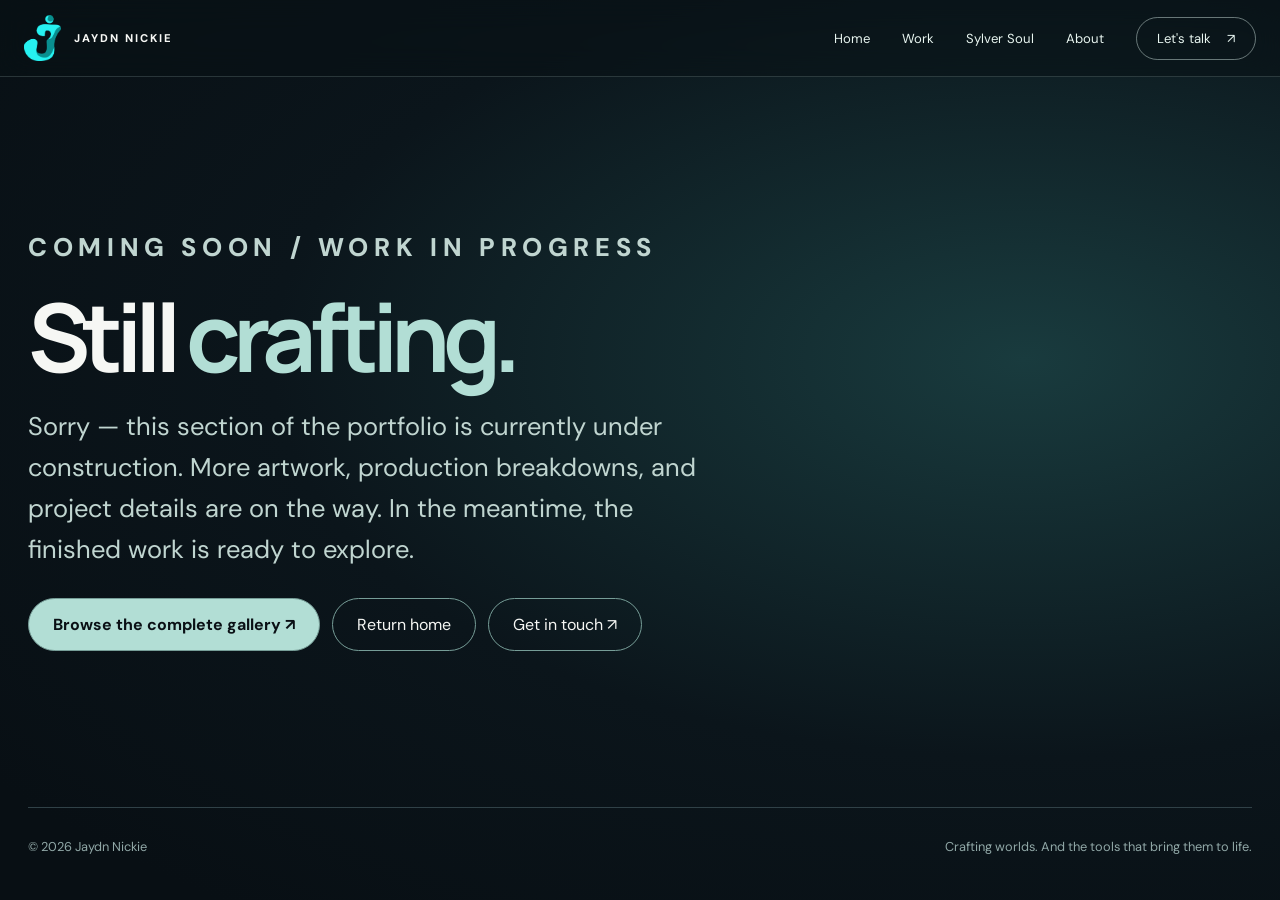
<file: under-construction/index.html>
<!doctype html>
<html lang="en"><head><meta charset="utf-8"><meta name="viewport" content="width=device-width,initial-scale=1"><meta name="color-scheme" content="dark"><meta name="description" content="A new part of Jaydn Nickie's portfolio is being built."><title>Under Construction — Jaydn Nickie</title>
<link rel="preconnect" href="https://fonts.googleapis.com"><link rel="preconnect" href="https://fonts.gstatic.com" crossorigin><link href="https://fonts.googleapis.com/css2?family=DM+Sans:wght@400;500;600;700&family=Manrope:wght@400;500;600;700;800&display=swap" rel="stylesheet"><link rel="stylesheet" href="../style.css"><link rel="icon" type="image/png" href="../assets/jaydn-logo-transparent.png"><link rel="shortcut icon" href="../assets/jaydn-logo-transparent.ico"><script src="../js/site-nav.js" defer></script></head>
<body class="build-page"><div class="case-shell"><header class="case-header" id="case-site-header"><a class="case-brand" href="../index.html" aria-label="Jaydn Nickie — homepage"><img class="case-logo" src="../assets/Asset%201%403x-8.png" alt=""><span>JAYDN NICKIE</span></a><nav class="case-global-nav" aria-label="Primary navigation"><a href="../index.html">Home</a><a href="../work/index.html">Work</a><a href="../index.html#sylver-soul">Sylver Soul</a><a href="../index.html#about">About</a><a class="case-contact-link" href="../index.html#contact">Let's talk <span aria-hidden="true">↗</span></a></nav><details class="case-nav-menu"><summary aria-label="Open site navigation">Menu <span aria-hidden="true">☰</span></summary><nav aria-label="Mobile primary navigation"><a href="../index.html">Home ↗</a><a href="../work/index.html">All work ↗</a><a href="../index.html#sylver-soul">Sylver Soul ↗</a><a href="../index.html#about">About ↗</a><a href="../index.html#contact">Let's talk ↗</a></nav></details></header></div>
<main class="build-main"><div class="case-shell"><div class="build-copy"><p class="case-kicker">COMING SOON / WORK IN PROGRESS</p><h1>Still <em>crafting.</em></h1><p>Sorry — this section of the portfolio is currently under construction. More artwork, production breakdowns, and project details are on the way. In the meantime, the finished work is ready to explore.</p><div class="build-links"><a href="../work/index.html">Browse the complete gallery ↗</a><a href="../index.html">Return home</a><a href="mailto:jaydn_nickie@hotmail.com?subject=Portfolio%20inquiry">Get in touch ↗</a></div></div></div></main>
<div class="case-shell"><footer class="case-footer"><span>© <span id="build-year">2026</span> Jaydn Nickie</span><span>Crafting worlds. And the tools that bring them to life.</span></footer></div><script>document.getElementById('build-year').textContent=new Date().getFullYear();</script></body></html>
</file>
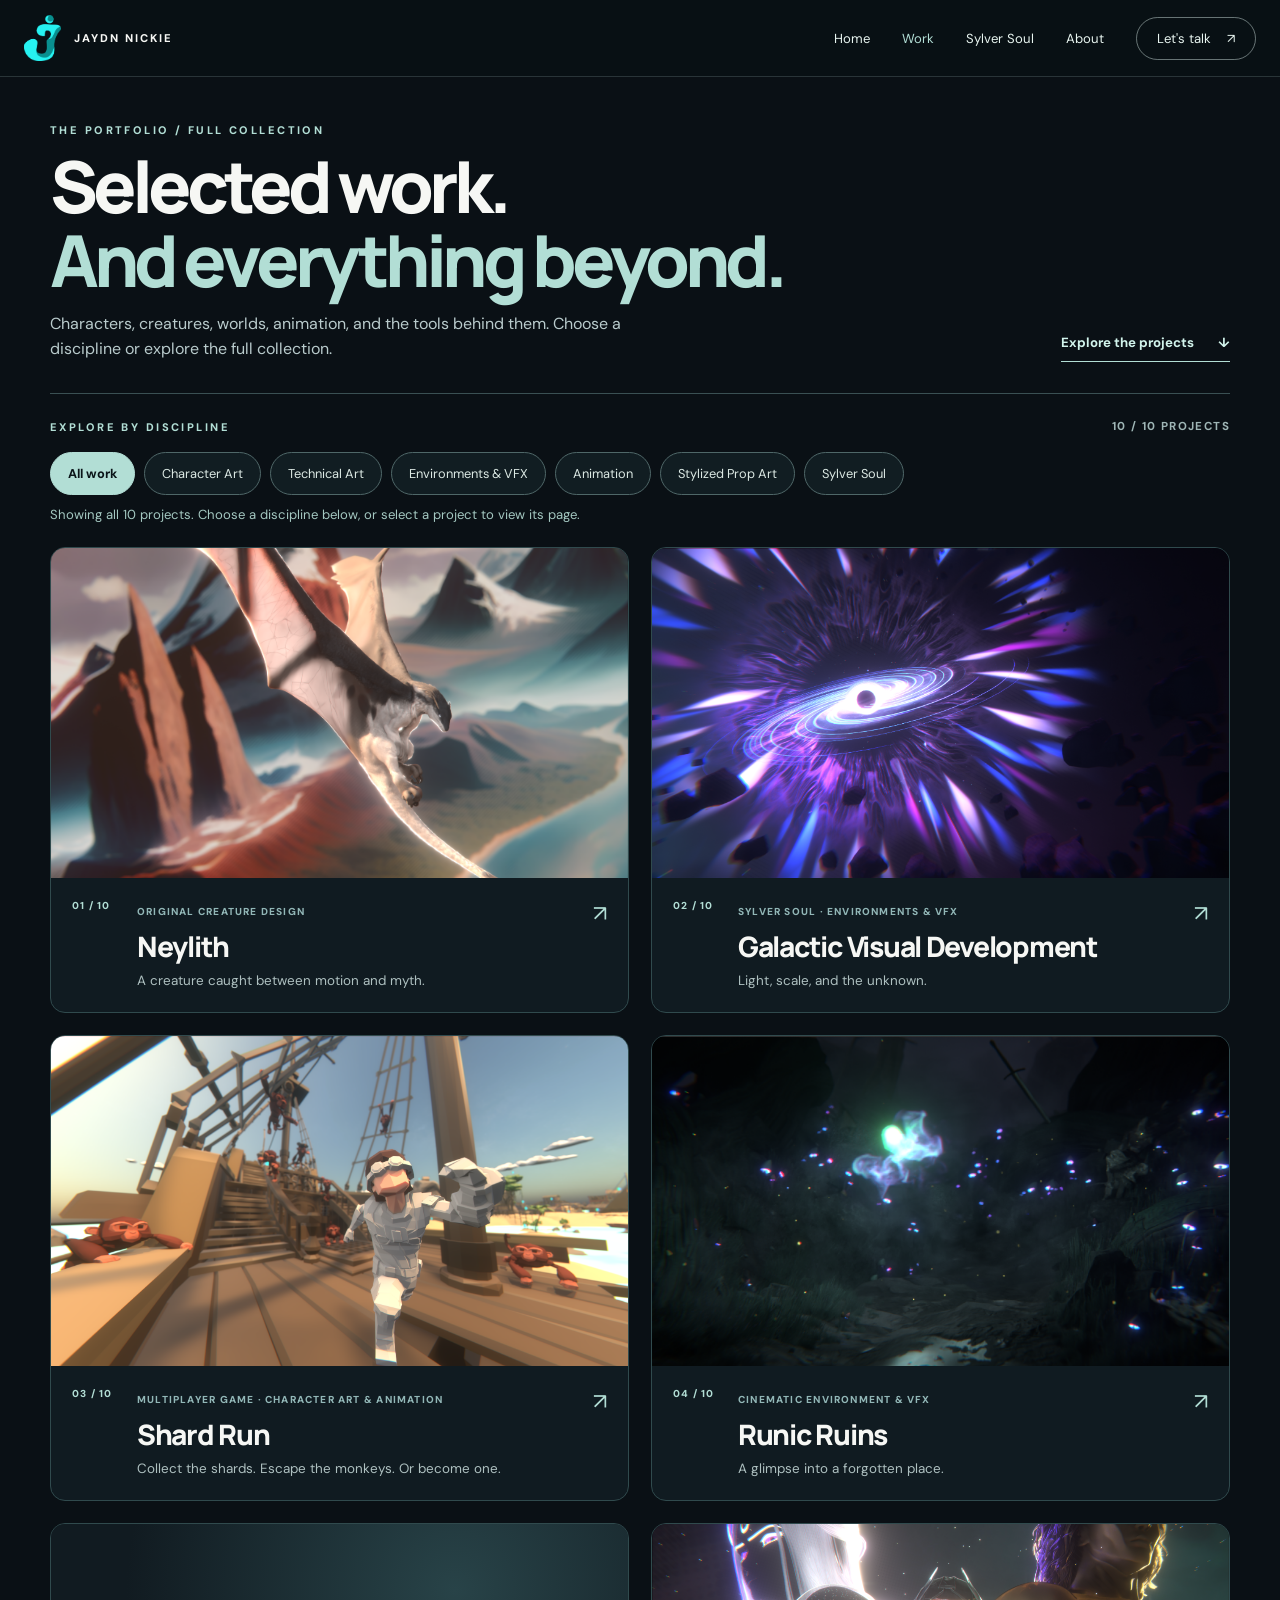
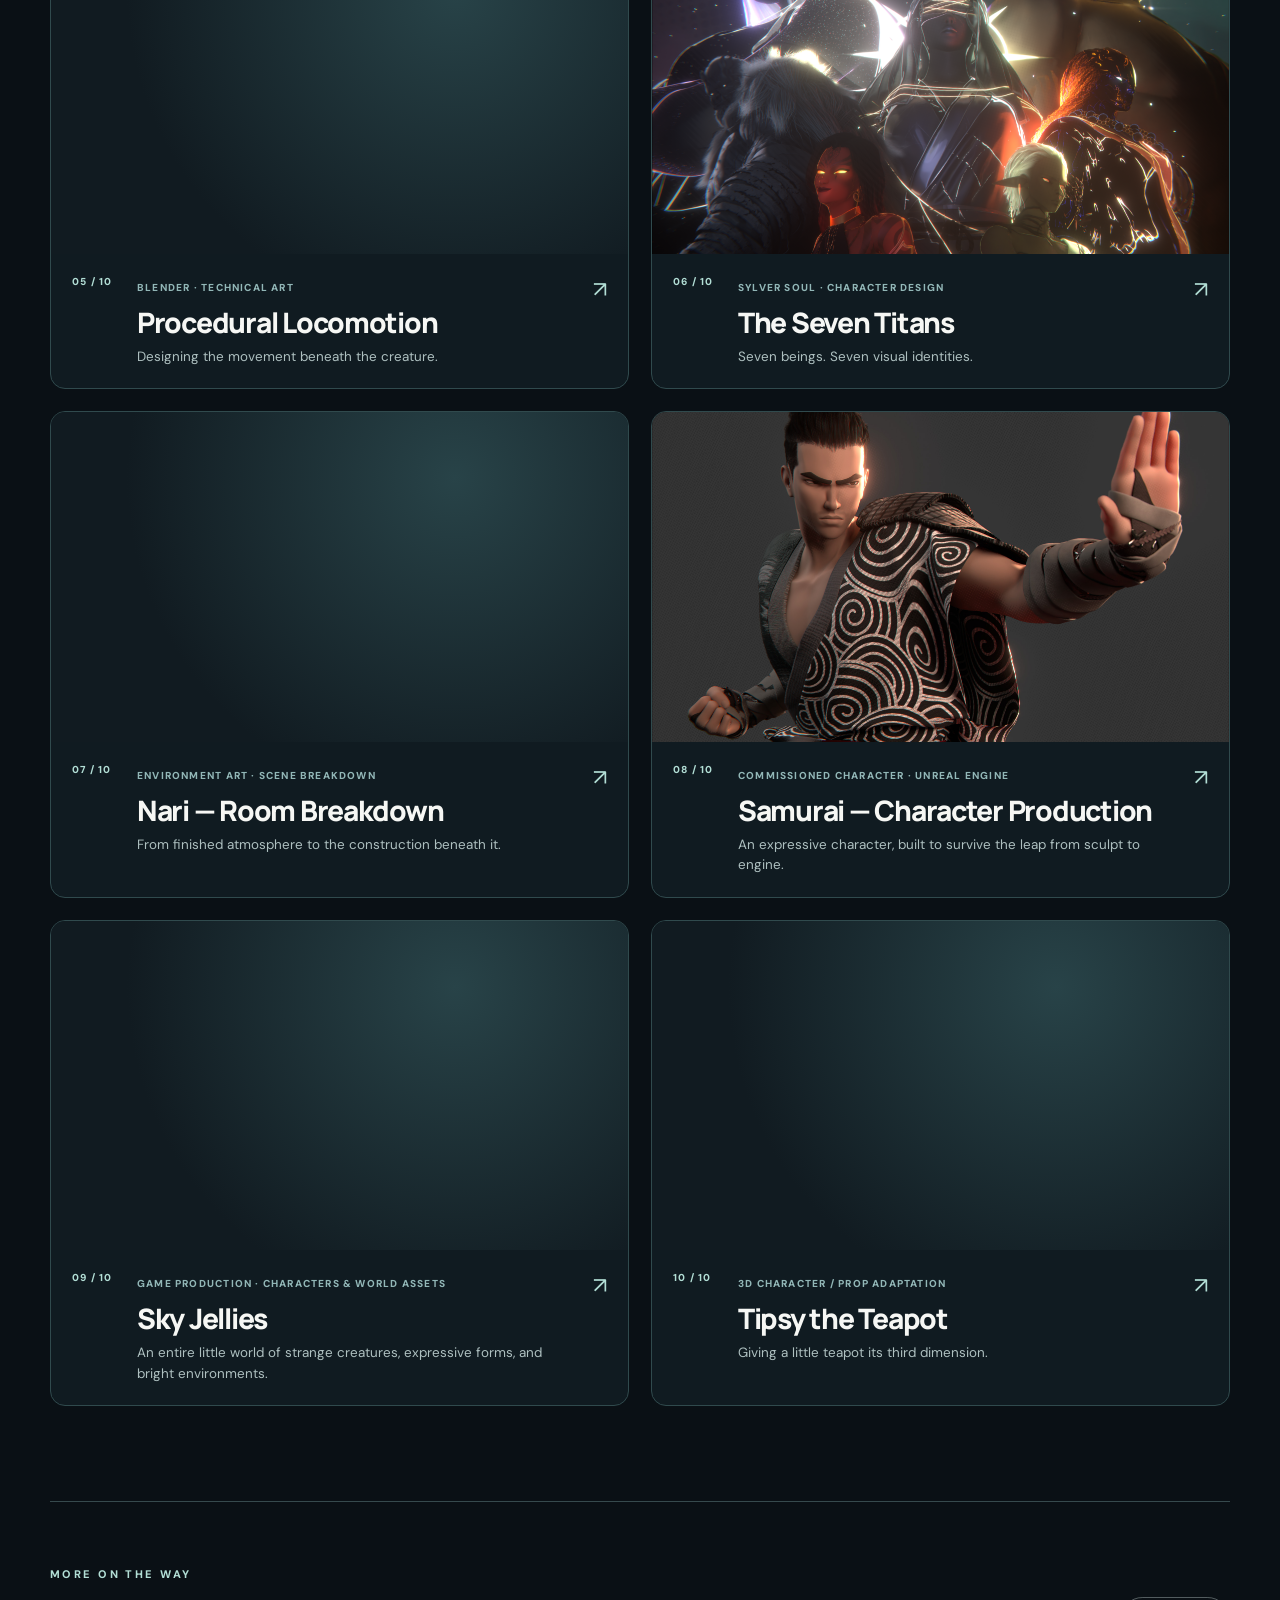
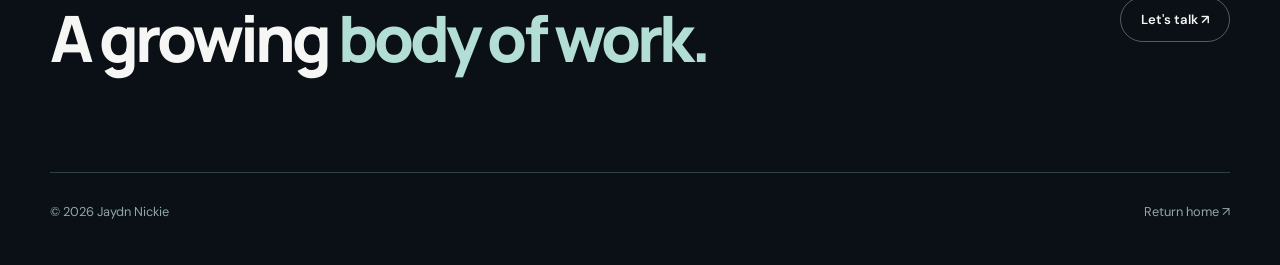
<file: work/index.html>
<!doctype html>
<html lang="en"><head><meta charset="utf-8"><meta name="viewport" content="width=device-width,initial-scale=1"><meta name="theme-color" content="#0a1116"><meta name="description" content="Explore the characters, environments, technical art and animation work of Jaydn Nickie."><title>Work — Jaydn Nickie</title>
<link rel="preconnect" href="https://fonts.googleapis.com"><link rel="preconnect" href="https://fonts.gstatic.com" crossorigin><link href="https://fonts.googleapis.com/css2?family=DM+Sans:wght@400;500;600;700&family=Manrope:wght@400;500;600;700;800&display=swap" rel="stylesheet">
<link rel="stylesheet" href="../style.css"><script src="../js/content.js" defer></script><script src="../js/work.js" defer></script><link rel="icon" type="image/png" href="../assets/jaydn-logo-transparent.png"><link rel="shortcut icon" href="../assets/jaydn-logo-transparent.ico"><script src="../js/site-nav.js" defer></script></head>
<body class="work-page"><a class="skip-link" href="#work-collection">Skip to projects</a><div class="case-shell"><header class="case-header" id="case-site-header"><a class="case-brand" href="../index.html" aria-label="Jaydn Nickie — homepage"><img class="case-logo" src="../assets/Asset%201%403x-8.png" alt=""><span>JAYDN NICKIE</span></a><nav class="case-global-nav" aria-label="Primary navigation"><a href="../index.html">Home</a><a href="../work/index.html" aria-current="page">Work</a><a href="../index.html#sylver-soul">Sylver Soul</a><a href="../index.html#about">About</a><a class="case-contact-link" href="../index.html#contact">Let's talk <span aria-hidden="true">↗</span></a></nav><details class="case-nav-menu"><summary aria-label="Open site navigation">Menu <span aria-hidden="true">☰</span></summary><nav aria-label="Mobile primary navigation"><a href="../index.html">Home ↗</a><a href="../work/index.html">All work ↗</a><a href="../index.html#sylver-soul">Sylver Soul ↗</a><a href="../index.html#about">About ↗</a><a href="../index.html#contact">Let's talk ↗</a></nav></details></header>
<main><section class="work-page-hero"><p class="case-kicker">THE PORTFOLIO / FULL COLLECTION</p><h1>Selected work.<br><em>And everything beyond.</em></h1><div class="work-hero-lower"><p>Characters, creatures, worlds, animation, and the tools behind them. Choose a discipline or explore the full collection.</p><a class="work-hero-jump" href="#work-collection">Explore the projects <span aria-hidden="true">↓</span></a></div></section>
<section id="work-collection" class="work-page-collection"><div class="work-page-bar"><span class="case-kicker">EXPLORE BY DISCIPLINE</span><span id="work-total" aria-live="polite">PROJECT LIBRARY</span></div><div id="work-filters" class="work-page-filters" role="group" aria-label="Filter portfolio"></div><p class="work-filter-status" id="work-filter-status" role="status" aria-live="polite">Showing the complete collection. Select a discipline to narrow the gallery.</p><div id="work-grid" class="work-page-grid"></div></section>
<section class="case-end"><div><p class="case-kicker">MORE ON THE WAY</p><h2>A growing <em>body of work.</em></h2></div><a class="case-back" href="../index.html#contact">Let's talk ↗</a></section></main><footer class="case-footer"><span>© <span id="case-year">2026</span> Jaydn Nickie</span><a href="../index.html">Return home ↗</a></footer></div></body></html>
</file>
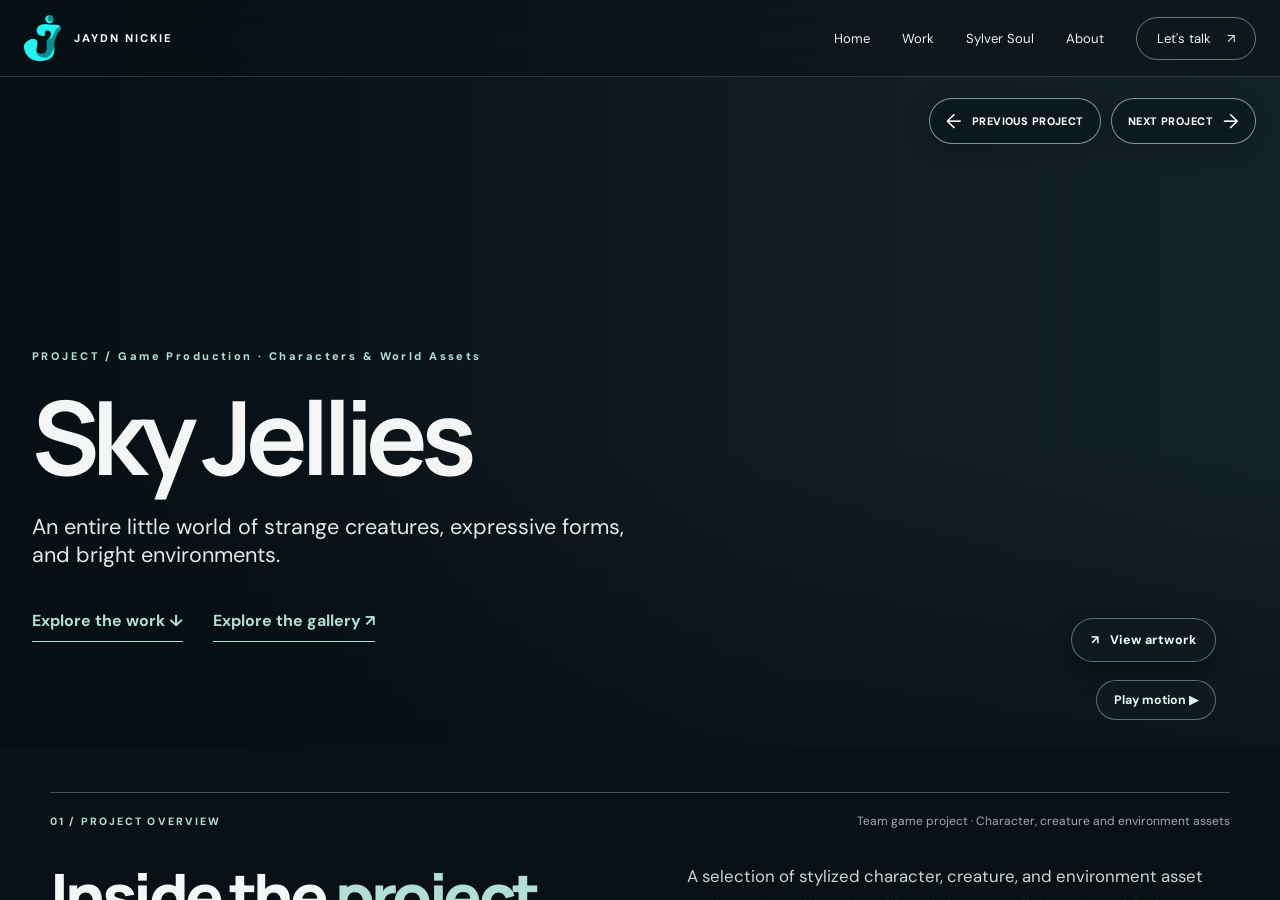
<file: projects/astronaut/index.html>
<!doctype html><html lang="en"><head><meta charset="utf-8"><meta name="viewport" content="width=device-width,initial-scale=1"><title>Sky Jellies — Jaydn Nickie</title><meta http-equiv="refresh" content="0; url=../sky-jellies/index.html"><link rel="canonical" href="../sky-jellies/index.html"></head><body><p>This project is now presented as <a href="../sky-jellies/index.html">Sky Jellies</a>.</p></body></html>
</file>
<file: style.css>
[hidden]{display:none!important}
[hidden]{display:none!important}
:root{--ink:#0a1015;--panel:#101a20;--panel2:#162127;--line:#293a40;--text:#f6f7f4;--muted:#b5bfc2;--muted2:#86979c;--aqua:#b2ded5;--aqua-bright:#d2f4ec;--font:'DM Sans',Arial,sans-serif;--display:'Manrope','Arial Black',sans-serif;--radius:16px;scroll-behavior:smooth}
*{box-sizing:border-box}html{scroll-padding-top:80px}body{margin:0;background:var(--ink);color:var(--text);font-family:var(--font);-webkit-font-smoothing:antialiased;overflow-x:hidden}button,a{touch-action:manipulation}button{font:inherit}a{color:inherit;text-decoration:none}button:focus-visible,a:focus-visible,[tabindex]:focus-visible{outline:2px solid var(--aqua);outline-offset:4px}::selection{background:#9cd6ca;color:#0a1719}img{max-width:100%;display:block}.wrap{width:min(100% - 96px,1280px);margin-inline:auto}.wrap.wide{max-width:1480px}.skip-link{position:fixed;left:1rem;top:0;z-index:101;background:var(--aqua);color:var(--ink);padding:12px 22px;opacity:0;pointer-events:none;transform:translateY(-140%)}.skip-link:focus{opacity:1;pointer-events:auto;transform:translateY(0)}.section-pad{padding-block:115px}.eyebrow,.section-kicker,.small-label,.section-number{font-size:.69rem;letter-spacing:.17em;font-weight:700}.section-kicker{color:#a4c5c3}.section-number{display:flex;align-items:center;gap:13px;color:var(--muted2);white-space:nowrap}.section-number span:first-child{color:var(--aqua)}.section-number-line{height:1px;width:36px;background:#60847f}h1,h2,h3,p{margin-top:0}h2{font-family:var(--display);font-size:clamp(2.7rem,5.3vw,5.2rem);line-height:1.08;letter-spacing:-.06em;font-weight:800}h2 em{color:var(--aqua);font-style:normal}h3{font-family:var(--display);letter-spacing:-.035em}
/* HEADER */
.site-header{position:absolute;z-index:50;top:0;left:0;right:0;color:white;border-bottom:1px solid rgba(255,255,255,.24);transition:background .3s,border-color .3s}.site-header.scrolled{position:fixed;background:rgba(8,15,19,.92);backdrop-filter:blur(18px);border-color:rgba(255,255,255,.11)}.header-inner{height:90px;display:flex;align-items:center;justify-content:space-between;gap:24px}.brand{display:inline-flex;align-items:center;gap:16px;flex:0 0 auto;min-width:0}.brand-lockup{width:38px;height:48px;flex:0 0 38px;display:flex;align-items:center;justify-content:center;overflow:hidden}.brand-logo{display:block;width:38px!important;height:48px!important;min-width:0;max-width:38px;max-height:48px;object-fit:contain;object-position:center;flex:none}.brand-mark,.brand-footer{font-family:var(--display);font-size:1.7rem;font-weight:800;letter-spacing:-.12em}.brand-mark span,.brand-footer span{color:var(--aqua)}.brand-caption{font-size:.62rem;letter-spacing:.19em;opacity:.84;white-space:nowrap}.desktop-nav{display:flex;align-items:center;gap:36px}.desktop-nav a{white-space:nowrap;font-size:.82rem;color:#f0f2f2;transition:color .2s}.desktop-nav a:hover{color:var(--aqua)}.desktop-nav .nav-contact{border:1px solid rgba(255,255,255,.42);border-radius:100px;padding:12px 20px;white-space:nowrap}.nav-contact span{margin-left:16px}.mobile-menu-button,.mobile-nav{display:none}
/* HERO */
.hero{min-height:max(760px,100svh);height:auto;max-height:none;position:relative;isolation:isolate;overflow:hidden;background:#1d272d}.hero-slides,.hero-slide,.hero-slide-media,.hero-shading,.hero-grid-overlay{position:absolute;inset:0}.hero-slide{opacity:0;visibility:hidden;transition:opacity .85s ease,visibility .85s ease;overflow:hidden}.hero-slide.is-active{opacity:1;visibility:visible}.hero-media-frame{position:absolute;inset:0;margin:0;overflow:hidden}
.hero-slide-media{position:absolute;inset:0;width:100%;height:100%;object-fit:cover;object-position:var(--hero-position,50% 50%);transform:translate3d(var(--hero-shift-x,0%),var(--hero-shift-y,0%),0) scale(var(--hero-zoom,1)) scaleX(var(--hero-flip,1));transform-origin:center center;will-change:transform}
.hero-right-framed .hero-media-frame{left:auto;right:0;width:var(--hero-frame-width,65%);-webkit-mask-image:linear-gradient(to right,transparent 0%,#000 18%,#000 100%);mask-image:linear-gradient(to right,transparent 0%,#000 18%,#000 100%)}
.hero-video-unavailable{background:radial-gradient(ellipse at 65% 45%,#32464a,#10171c 70%)}.hero-slide video[poster]{background-size:cover;background-position:center}.hero-image-slide img{filter:none}.hero-shading{z-index:2;pointer-events:none;background:linear-gradient(90deg,rgba(6,12,16,.74) 0%,rgba(7,13,18,.48) 30%,rgba(9,13,17,.08) 68%,rgba(5,9,12,.06) 100%),linear-gradient(0deg,rgba(5,10,14,.66) 0%,rgba(7,12,16,.07) 28%,transparent 58%,rgba(5,9,14,.1) 100%)}.hero-grid-overlay{display:none} /* Removed decorative vertical lines from all media */.hero-content{min-height:inherit;position:relative;z-index:4;display:flex;flex-direction:column;justify-content:space-between;gap:clamp(45px,6svh,90px);padding-top:clamp(130px,15svh,165px);padding-bottom:clamp(34px,5svh,54px)}.hero-copy{max-width:770px;margin-block:auto}.hero-eyebrow{display:flex;align-items:center;gap:12px;color:#e2e7e7;white-space:nowrap;margin-bottom:28px;text-shadow:0 2px 16px #0008}.eyebrow-line{width:28px;height:1px;background:var(--aqua)}.eyebrow-sep{opacity:.5}.hero h1{font-family:var(--display);font-weight:800;letter-spacing:-.103em;line-height:.92;font-size:clamp(6.2rem,12.7vw,13.4rem);margin:0 0 35px -7px;text-shadow:0 8px 28px #07090a20}.hero h1 span{display:block}.hero h1 .period{display:inline;color:var(--aqua)}.hero-statement{font-size:clamp(1.2rem,1.75vw,1.52rem);line-height:1.6;font-weight:500;max-width:590px;margin-bottom:29px;text-wrap:balance;text-shadow:0 1px 12px #000a}.hero-statement em{display:block;font-style:normal;color:var(--aqua-bright)}.hero-actions{display:flex;align-items:center;gap:12px}.button{display:inline-flex;align-items:center;justify-content:center;gap:35px;padding:16px 25px;border-radius:100px;font-weight:700;font-size:.86rem;border:1px solid transparent;transition:transform .2s,background .2s,color .2s;cursor:pointer;white-space:nowrap}.button:hover{transform:translateY(-3px)}.button-primary{background:var(--aqua-bright);color:#0d2426}.button-primary:hover{background:#fff}.button-glass{background:#ffffff0a;border-color:#ffffff76;color:#fff;backdrop-filter:blur(10px)}.button-glass:hover{background:#ffffff26}.hero-bottom{position:relative;left:auto;right:auto;bottom:auto;display:flex;justify-content:space-between;align-items:end;gap:25px}.slide-caption{display:flex;flex-direction:column;gap:9px;padding-left:19px;border-left:2px solid var(--aqua)}.slide-caption .small-label{color:var(--aqua)}.slide-caption-title{font-family:var(--display);font-size:1.37rem;font-weight:700;letter-spacing:-.04em}.slide-caption-copy{color:#dae1e0;font-size:.79rem}.carousel-controls{display:flex;align-items:center;gap:9px}.slide-indicators{display:flex;gap:9px;align-items:center;margin-right:12px}.slide-indicator{border:0;background:none;color:white;display:flex;align-items:center;gap:7px;padding:10px 2px;cursor:pointer}.slide-indicator .indicator-n{font-size:.7rem;font-weight:700;opacity:.55}.slide-indicator .indicator-bar{width:28px;height:2px;background:#ffffff65;position:relative;display:block;overflow:hidden}.slide-indicator .indicator-fill{position:absolute;inset:0;background:var(--aqua);transform:scaleX(0);transform-origin:left}.slide-indicator.is-active .indicator-n{opacity:1}.slide-indicator.is-active .indicator-fill{transform:scaleX(1)}.slide-indicator.is-active.is-playing .indicator-fill{animation:slide-progress 9s linear forwards}@keyframes slide-progress{from{transform:scaleX(0)}to{transform:scaleX(1)}}.icon-button{width:37px;height:37px;border:1px solid #ffffff78;color:white;display:grid;place-items:center;border-radius:50%;background:#0002;font-size:1.08rem;cursor:pointer;transition:background .2s}.icon-button:hover{background:#fff3}.pause-button{font-size:.75rem}.scroll-cue{position:absolute;right:48px;top:46%;display:flex;align-items:center;gap:12px;writing-mode:vertical-rl;letter-spacing:.22em;font-size:.57rem;font-weight:700;z-index:5;color:#f8f9f9bb}.scroll-arrow{font-size:1.2rem}
/* PROVISIONAL ART — ALL VISUALS EXCEPT NEYLITH ARE TEMPORARY */
.visual{position:absolute;inset:0;overflow:hidden;isolation:isolate}.visual::after{content:'';position:absolute;inset:0;pointer-events:none;background:radial-gradient(circle at 70% 40%,transparent 7%,#07101838 76%)}.visual-titans{background:radial-gradient(ellipse at 70% 47%,#ae715d45 0%,#462933aa 32%,transparent 64%),linear-gradient(135deg,#141c27,#221a26 55%,#171d25)}.visual-titans .titans-stage{position:absolute;width:57%;height:66%;right:4%;bottom:8%;display:flex;align-items:end;justify-content:center;gap:2%}.titan-pillar{height:var(--h);flex:1;max-width:120px;position:relative;background:linear-gradient(110deg,#0b111a,#505161 43%,#171e2a 75%,#0c111a);clip-path:polygon(25% 0,75% 0,100% 12%,100% 100%,0 100%,0 12%);box-shadow:inset 4px 2px 26px #a6beb230}.titan-pillar::after{content:'';position:absolute;left:50%;top:15%;transform:translateX(-50%);width:20px;height:20px;border:2px solid #eabca889;border-radius:50%;box-shadow:0 0 28px #dc8b78}.titan-pillar:nth-child(even){filter:hue-rotate(45deg)}.visual-titans .titans-glow{position:absolute;border-radius:50%;width:48%;aspect-ratio:1;right:10%;top:5%;border:1px solid #cb9a7250;box-shadow:0 0 0 37px #bb876810,0 0 0 85px #a5876010,0 0 70px #f9b78a16;transform:rotate(-18deg)}.visual-titans .visual-word{position:absolute;right:6%;top:23%;font:800 clamp(2rem,6vw,7rem)/1 var(--display);letter-spacing:.11em;color:#ffffff12;transform:rotate(-90deg);transform-origin:top right}.visual-cosmic{background:radial-gradient(ellipse at 72% 42%,#a08de74d 0%,#403b8750 20%,#17143a 42%,#080d20 77%),linear-gradient(155deg,#111b2b,#0a0b16)}.visual-cosmic .cosmic-dust{position:absolute;width:65%;height:90%;right:0%;top:0;background:radial-gradient(ellipse at 52% 52%,#e9e0ff6d 0%,#b980ea55 4%,#7c8fe74a 10%,#8764db22 22%,transparent 52%);filter:blur(10px);transform:rotate(-23deg)}.visual-cosmic .orbit{position:absolute;right:5%;top:10%;height:70%;aspect-ratio:1;border:1px solid #d4c5ff50;transform:rotate(-23deg) scaleY(.37);border-radius:50%;box-shadow:0 0 48px #ae8cff20}.visual-cosmic .orbit.orbit-2{right:8%;top:17%;height:54%;transform:rotate(35deg) scaleY(.5)}.visual-cosmic .starfield{position:absolute;inset:0;background-image:radial-gradient(#ffffffab 1px,transparent 1px),radial-gradient(#ffffffaa 1px,transparent 1px),radial-gradient(#ffffff88 1px,transparent 1px);background-size:79px 79px,127px 127px,191px 191px;background-position:0 4px,23px 79px,44px 31px;opacity:.5}.visual-technical{background:radial-gradient(ellipse at 70% 55%,#2e776a42,transparent 58%),linear-gradient(145deg,#101c23,#0a1419 70%)}.visual-technical .tech-drawing{position:absolute;width:min(72%,980px);right:2%;top:15%;height:76%;opacity:.68}.tech-drawing path,.tech-drawing circle{stroke:#95e5d0;fill:none;stroke-width:2}.tech-drawing .accent{stroke:#d9d9aa}.tech-drawing .dash{stroke-dasharray:5 12;opacity:.65}.tech-drawing .fill{fill:#9bdacc}.visual-technical .technical-grid{position:absolute;inset:0;background-image:linear-gradient(#8fccc814 1px,transparent 1px),linear-gradient(90deg,#8fccc814 1px,transparent 1px);background-size:54px 54px;transform:perspective(600px) rotateX(20deg) scale(1.2);opacity:.75}.visual-label{position:absolute;right:6%;bottom:15%;font-family:var(--display);font-size:.64rem;letter-spacing:.22em;color:#ffffff8a}.visual.card-art{position:absolute}.visual.card-art .titans-stage{height:82%;width:84%;right:5%;bottom:0}.visual.card-art .titans-glow{width:72%;top:4%;right:6%}.visual.card-art .tech-drawing{width:92%;height:87%;top:6%;right:0}.visual.card-art .visual-label{display:none}
/* WORK */
.work-section{background:var(--ink)}.section-heading-row{display:flex;align-items:end;justify-content:space-between;gap:70px;margin:40px 0 42px}.section-heading-row h2{margin:15px 0 0}.section-heading-row .section-intro{max-width:335px;font-size:1.03rem;line-height:1.75;color:var(--muted);margin-bottom:8px}.filter-row{display:flex;flex-wrap:wrap;gap:8px;margin-bottom:25px}.filter-button{cursor:pointer;background:transparent;color:#a7b5b7;border:1px solid #3b4a4f;border-radius:100px;font-size:.8rem;padding:10px 18px;transition:background .2s,color .2s}.filter-button:hover{background:#1c3035;color:white}.filter-button.is-active{background:var(--aqua);color:#0d2527;border-color:var(--aqua);font-weight:700}.project-grid{display:grid;grid-template-columns:repeat(12,minmax(0,1fr));gap:16px}.project-card{position:relative;grid-column:span 5;min-height:335px;border:0;border-radius:var(--radius);overflow:hidden;background:#1a282f;cursor:pointer;color:white;text-align:left;padding:0;isolation:isolate;transition:transform .25s,box-shadow .25s}.project-card.wide{grid-column:span 7}.project-card:hover{transform:translateY(-5px);box-shadow:0 22px 58px #0009}.project-card:focus-visible{outline-offset:4px}.project-card img,.project-card .visual{position:absolute;inset:0;width:100%;height:100%;object-fit:cover;transition:transform .5s}.project-card:hover img,.project-card:hover .visual{transform:scale(1.035)}.project-card img{object-position:center 43%}.project-shade{position:absolute;inset:0;background:linear-gradient(0deg,#030c13ed 0%,#07101770 38%,transparent 75%);z-index:2}.project-card:has(img) .project-shade{background:linear-gradient(0deg,#091118ee 0%,#0a121742 42%,transparent 70%)}.project-top{position:absolute;left:25px;right:25px;top:24px;z-index:3;display:flex;justify-content:space-between;gap:10px;align-items:center}.project-index{color:white;font-family:var(--display);font-size:.67rem;font-weight:800;letter-spacing:.12em}.project-badge{font-size:.58rem;text-transform:uppercase;letter-spacing:.13em;color:#dde8e7;padding:7px 10px;border:1px solid #ffffff55;border-radius:50px;background:#07101555}.project-info{position:absolute;left:25px;right:25px;bottom:25px;z-index:3}.project-category{font-size:.66rem;letter-spacing:.13em;color:var(--aqua);font-weight:700;text-transform:uppercase}.project-title-row{display:flex;justify-content:space-between;align-items:center;gap:20px;margin-top:7px}.project-title-row h3{margin:0;font-size:clamp(1.5rem,2.4vw,2.3rem);line-height:1.18}.project-arrow{border:1px solid #ffffff9c;width:36px;height:36px;display:grid;place-items:center;flex:none;border-radius:50%;font-size:1.15rem}.under-grid-note{color:#86999e;font-size:.76rem;margin-top:20px;display:flex;align-items:center;gap:9px}.detail-dot{width:7px;height:7px;border-radius:50%;background:var(--aqua);display:inline-block}
/* PRACTICE */
.approach{background:linear-gradient(140deg,#102127,#101a20 60%,#0e171e)}.approach-layout{display:grid;grid-template-columns:.9fr 1.1fr;gap:12%;align-items:center}.approach-heading h2{margin-top:52px;margin-bottom:28px}.approach-heading>p{font-size:1.1rem;line-height:1.8;color:var(--muted);max-width:460px}.discipline-list{border-top:1px solid #50626780}.discipline-item{display:grid;grid-template-columns:44px 1fr 30px;gap:10px;padding:25px 0;border-bottom:1px solid #50626780;align-items:start}.discipline-count{font-size:.73rem;color:var(--aqua);font-weight:700;padding-top:7px}.discipline-item h3{margin:0 0 7px;font-size:1.22rem}.discipline-item p{margin:0;color:#acb9bc;font-size:.85rem;line-height:1.6}.discipline-icon{color:#b8d9d4;text-align:right;font-size:1.15rem}
/* SYLVER SOUL */
.sylver-feature{min-height:720px;position:relative;isolation:isolate;overflow:hidden;display:flex;align-items:center;background:linear-gradient(120deg,#141825 10%,#291d2d 75%,#0c171d)}.sylver-art{position:absolute;inset:0;overflow:hidden;z-index:-1;background:radial-gradient(ellipse at 72% 50%,#96587225 4%,#34315437 25%,transparent 65%)}.sylver-art::after{content:'';position:absolute;inset:0;background:linear-gradient(90deg,#111621ee 5%,#14142299 51%,#1e172245 85%)}.sylver-halo{position:absolute;right:5%;top:5%;width:700px;max-width:70vw;aspect-ratio:1;border-radius:50%;box-shadow:0 0 0 1px #dea8a744,0 0 0 44px #d3a0b010,0 0 0 110px #b09ab012,0 0 100px #b55a8730;transform:rotate(25deg) scaleY(.82)}.sylver-halo.halo-2{top:12%;right:13%;transform:rotate(-40deg) scaleY(.65);box-shadow:0 0 0 2px #a8c7c644,0 0 0 64px #929add12}.sylver-star{position:absolute;color:#eddac0;font-size:4rem;right:35%;top:23%}.sylver-star.star-two{right:8%;top:60%;font-size:2.3rem}.sylver-verticals{position:absolute;right:4%;bottom:0;height:68%;width:47%;display:flex;gap:2%;align-items:end;justify-content:center;opacity:.55}.sylver-verticals i{display:block;width:12%;height:var(--h,70%);background:linear-gradient(90deg,#070c14,#60535b,#14111b);clip-path:polygon(50% 0,100% 12%,100% 100%,0 100%,0 12%)}.sylver-verticals i:nth-child(1){--h:64%}.sylver-verticals i:nth-child(2){--h:84%}.sylver-verticals i:nth-child(3){--h:72%}.sylver-verticals i:nth-child(4){--h:100%}.sylver-verticals i:nth-child(5){--h:76%}.sylver-verticals i:nth-child(6){--h:89%}.sylver-verticals i:nth-child(7){--h:63%}.sylver-content{padding-block:110px}.sylver-content .section-kicker{margin-top:70px}.sylver-content h2{font-size:clamp(5rem,11vw,11rem);letter-spacing:-.09em;margin:12px 0 25px;line-height:.83}.sylver-content h2 em{color:#e1afba}.sylver-content>p:not(.section-kicker,.visual-pending){max-width:530px;color:#d6d3d9;line-height:1.8;font-size:1.05rem;margin:0 0 28px}.sylver-content .visual-pending{font-size:.7rem;opacity:.55;margin:28px 0 0}
/* Featured Sylver Soul cinematic background. Keep original art as failure fallback. */
.sylver-art .sylver-background-video{position:absolute;top:0;right:0;width:72%;height:100%;object-fit:cover;object-position:50% 50%;opacity:0;-webkit-mask-image:linear-gradient(90deg,transparent 0%,#000 19%,#000 100%);mask-image:linear-gradient(90deg,transparent 0%,#000 19%,#000 100%);transition:opacity .65s ease;pointer-events:none}
.sylver-feature.sylver-video-ready .sylver-background-video{opacity:1}
.sylver-feature.sylver-video-ready .visual-pending{display:none}
.sylver-feature.sylver-video-ready .sylver-art>.sylver-halo,.sylver-feature.sylver-video-ready .sylver-art>.sylver-star,.sylver-feature.sylver-video-ready .sylver-art>.sylver-verticals{opacity:0;visibility:hidden}
.sylver-feature.sylver-video-ready .sylver-art::after{background:linear-gradient(90deg,#10151ded 0%,#10141bd9 27%,#11141a8a 50%,#11131b24 78%,#11131b12 100%),linear-gradient(0deg,#0b1119a8,transparent 34%)}
@media(max-width:780px){.sylver-art .sylver-background-video{width:100%;object-position:44% 50%;-webkit-mask-image:none;mask-image:none}.sylver-feature.sylver-video-ready .sylver-art::after{background:linear-gradient(90deg,#11151acc,#11151a64),linear-gradient(0deg,#0a101ae8 0%,#0a101a7a 65%,#0a101a70 100%)}}
@media(prefers-reduced-motion:reduce){.sylver-art .sylver-background-video{transition:none}}
/* ABOUT / CONTACT */
.about-contact{background:#0c1419}.about-contact-grid{display:grid;grid-template-columns:1fr 1fr;gap:12%;margin-bottom:105px}.about-contact-grid h2{margin-top:45px}.about-paragraph{padding-top:66px}.about-paragraph p{font-size:1.08rem;line-height:1.9;color:#c0cbcc}.text-link{display:inline-flex;gap:34px;margin-top:13px;padding-bottom:9px;border-bottom:1px solid var(--aqua);color:var(--aqua);font-size:.9rem;font-weight:700}.contact-banner{background:#1a292d;border:1px solid #395258;border-radius:var(--radius);padding:60px 64px;display:flex;align-items:end;justify-content:space-between;gap:40px;position:relative;overflow:hidden}.contact-banner::before{content:'';position:absolute;pointer-events:none;right:-20%;top:-150%;width:70%;aspect-ratio:1;border:1px solid #a5d8cb30;border-radius:50%;box-shadow:0 0 0 80px #a5d8cb0b,0 0 0 160px #a5d8cb09}.contact-banner h2{font-size:clamp(2.9rem,5.5vw,5.6rem);margin:20px 0}.contact-banner p:not(.section-kicker){color:#b4c5c5;max-width:530px;line-height:1.7;margin:0}.contact-actions{display:flex;flex-direction:column;align-items:start;gap:15px;position:relative}.contact-actions>span{font-size:.68rem;color:#9aadac;max-width:220px;line-height:1.5}.contact-actions code{font-size:.67rem;color:#d5e1dd}.footer{border-top:1px solid #293b41}.footer-inner{min-height:105px;display:flex;gap:30px;align-items:center}.brand-footer{margin-right:auto}.footer-inner p{color:#82959a;font-size:.73rem;margin:0}.footer-inner a:not(.brand-footer){color:#b3c5c7;font-size:.75rem}
/* DIALOG */
.project-dialog{position:fixed;inset:0;margin:auto;background:#152026;color:#f0f5f4;width:min(850px,calc(100% - 32px));max-height:min(90vh,900px);border:1px solid #536b70;border-radius:18px;padding:0;box-shadow:0 30px 110px #000c;overflow-y:auto}.project-dialog::backdrop{background:#02070bd9;backdrop-filter:blur(8px)}.dialog-close{cursor:pointer;position:sticky;top:16px;float:right;margin-right:17px;margin-bottom:-54px;z-index:4;background:#071219b8;color:white;border:1px solid #ffffff68;border-radius:50%;width:39px;height:39px}.dialog-art{width:100%;height:330px;position:relative;overflow:hidden;background:#12252b}.dialog-art img{width:100%;height:100%;object-fit:cover;object-position:center 42%}.dialog-body{padding:34px 38px 38px}.dialog-body h2{font-size:clamp(2.2rem,4.5vw,4rem);margin:8px 0 14px}.dialog-body>p:not(.section-kicker){line-height:1.75;color:#c0d0d0}.dialog-meta{display:flex;flex-wrap:wrap;gap:8px;margin-top:22px}.dialog-meta span{border:1px solid #607777;border-radius:100px;font-size:.74rem;padding:8px 12px;color:#c6d9d4}.dialog-footnote{margin-top:22px;font-size:.73rem!important;color:#93b2af!important}
/* MOBILE */
@media(max-width:1100px){.wrap{width:min(100% - 64px,1280px)}.hero h1{font-size:clamp(5.9rem,12vw,10rem)}.hero-content{justify-content:space-between}.hero-copy{max-width:670px}.hero-bottom{bottom:auto}.scroll-cue{right:18px}.approach-layout{gap:6%}.contact-banner{padding:45px}}
@media(max-width:780px){.wrap{width:calc(100% - 42px)}.section-pad{padding-block:76px}.site-header .header-inner{height:74px}.brand-lockup{height:42px;width:34px;flex-basis:34px}.brand-logo{width:34px!important;height:42px!important;max-width:34px;max-height:42px}.brand-lockup{width:44px;height:44px;flex-basis:44px}.brand-caption{display:none}.desktop-nav{display:none}.mobile-menu-button{display:flex;flex-direction:column;gap:6px;align-items:center;justify-content:center;width:42px;height:42px;background:#08131780;color:white;border:1px solid #ffffff65;border-radius:50%;cursor:pointer}.mobile-menu-button span{height:2px;background:white;width:17px;transition:transform .2s}.mobile-menu-button[aria-expanded="true"] span:first-child{transform:translateY(4px) rotate(45deg)}.mobile-menu-button[aria-expanded="true"] span:last-child{transform:translateY(-4px) rotate(-45deg)}.mobile-nav:not([hidden]){position:absolute;top:74px;left:0;right:0;display:flex;flex-direction:column;background:#0d171bf6;backdrop-filter:blur(15px);padding:17px 22px 26px;border-bottom:1px solid #536064}.mobile-nav a{padding:17px 3px;border-bottom:1px solid #ffffff25;display:flex;justify-content:space-between;font-size:1rem}.hero{height:auto;min-height:max(720px,100svh)}.hero-media-frame{left:0!important;right:0!important;width:100%!important;mask-image:none!important;-webkit-mask-image:none!important}.hero-slide-media{object-position:var(--hero-position-mobile,var(--hero-position,50% 50%));transform:translate3d(var(--hero-shift-x-mobile,0%),var(--hero-shift-y-mobile,0%),0) scale(var(--hero-zoom-mobile,1)) scaleX(var(--hero-flip-mobile,1))}.hero-shading{background:linear-gradient(0deg,#081117db 0%,#0b121994 45%,#0b111533 82%),linear-gradient(90deg,#07111770,transparent 85%)}.hero-content{justify-content:space-between}.hero-copy{transform:none}.hero-eyebrow{font-size:.6rem;gap:8px;white-space:normal;line-height:1.6}.hero h1{font-size:clamp(5.2rem,15vw,8rem);margin-left:-4px;margin-bottom:22px}.hero-statement{font-size:1.12rem;max-width:440px;margin-bottom:26px}.hero-bottom{bottom:auto;flex-direction:column;align-items:start;gap:20px}.slide-caption{gap:6px}.slide-caption-copy{font-size:.72rem}.slide-indicator .indicator-bar{width:34px}.scroll-cue{display:none}.section-heading-row{display:block;margin:27px 0 30px}.section-heading-row .section-intro{max-width:620px;margin-top:20px}.project-card,.project-card.wide{grid-column:span 6;min-height:330px}.approach-layout,.about-contact-grid{grid-template-columns:1fr;gap:35px}.approach-heading h2{margin-top:30px}.approach-heading>p{max-width:620px}.about-contact-grid{margin-bottom:65px}.about-paragraph{padding-top:0}.sylver-feature{min-height:650px}.sylver-content{padding-block:90px}.sylver-content h2{font-size:clamp(6rem,15vw,9rem)}.sylver-halo{right:-34%;max-width:90vw}.sylver-verticals{right:-10%;width:65%;opacity:.3}.contact-banner{display:block;padding:35px}.contact-actions{margin-top:30px}.footer-inner{flex-wrap:wrap;gap:18px;padding-block:30px}.footer-inner p{order:4;flex-basis:100%}}
@media(max-width:520px){.hero{min-height:max(680px,100svh)}.hero-copy{transform:none}.hero h1{font-size:clamp(4.6rem,17vw,6.9rem)}.hero-eyebrow{font-size:.55rem}.hero-eyebrow .eyebrow-line{width:17px}.hero-statement{font-size:1.02rem;line-height:1.6}.hero-actions{gap:9px;flex-wrap:wrap}.button{padding:14px 17px;font-size:.76rem;gap:13px}.hero-bottom{bottom:auto}.slide-caption-copy{display:none}.slide-indicators{margin-right:5px}.slide-indicator .indicator-bar{width:21px}.carousel-controls{gap:5px}.icon-button{width:33px;height:33px}.pause-button{display:grid}.section-number{font-size:.61rem}.section-heading-row h2,h2{font-size:clamp(2.9rem,10vw,4.2rem)}.section-kicker{font-size:.62rem;line-height:1.7}.filter-row{gap:6px}.filter-button{padding:9px 13px;font-size:.72rem}.project-grid{grid-template-columns:1fr}.project-card,.project-card.wide{grid-column:1;min-height:350px}.project-card:first-child{min-height:400px}.project-title-row h3{font-size:1.68rem}.approach-heading h2{font-size:3.1rem}.discipline-item{grid-template-columns:37px 1fr 22px}.discipline-item h3{font-size:1.03rem}.sylver-content .section-kicker{margin-top:55px}.sylver-content h2{font-size:clamp(5.3rem,19vw,7.5rem)}.sylver-content>p:not(.section-kicker,.visual-pending){font-size:.92rem}.about-paragraph p{font-size:1rem}.contact-banner{padding:30px 22px}.contact-banner h2{font-size:3.1rem}.footer-inner{gap:16px}.dialog-art{height:220px}.dialog-body{padding:25px}.dialog-body h2{font-size:2.2rem}}
@media(max-width:360px){.slide-indicator .indicator-n{display:none}.slide-indicator .indicator-bar{width:18px}.carousel-controls{gap:4px}}
@media(prefers-reduced-motion:reduce){*,*::before,*::after{animation-duration:.01ms!important;animation-iteration-count:1!important;transition-duration:.01ms!important;scroll-behavior:auto!important}}

/* Keep poster art visible if a browser cannot decode a video. */
.hero-slide .hero-media-frame{background-size:cover;background-position:center}
.hero-slide.hero-video-unavailable video{opacity:0}

/* When a video fails to load, show its poster instead of a blank canvas. */
.hero-video-unavailable .hero-slide-media{visibility:hidden}
.hero-video-unavailable .hero-media-frame{background-size:cover;background-position:center;background-repeat:no-repeat}

/* The hero edge is clickable without adding an element over text or call-to-action buttons. */
.hero[data-carousel-edge="true"]{cursor:pointer}


/* ========================================================
   PHASE 4A / SELECTED WORK: editorial gallery
   Isolated to #selected-work and .showcase-*; hero untouched.
   ======================================================== */
#selected-work{position:relative;background:linear-gradient(180deg,#0b1218 0%,#0c151b 55%,#091116 100%)}
#selected-work .section-heading-row{margin-bottom:33px}
#selected-work .filter-row{display:flex;align-items:center;gap:9px;margin-bottom:22px}
#selected-work .filter-button{border-color:#3a5053;background:rgba(17,34,40,.48);transition:border-color .2s,background .2s,color .2s;}
#selected-work .filter-button:hover{border-color:#a9d8ce;background:#17292e}
#selected-work .filter-button.is-active{border-color:var(--aqua);background:var(--aqua);color:#0a2427}
.gallery-count{font:700 .66rem/1.4 var(--display);letter-spacing:.17em;color:#9abeb8;margin-left:auto;white-space:nowrap;padding:8px 0 8px 16px}
#selected-work .project-grid{display:grid;grid-template-columns:repeat(12,minmax(0,1fr));grid-auto-flow:row dense;gap:17px}
.showcase-card{border:1px solid #ffffff15;border-radius:14px;position:relative;display:block;grid-column:span 5;min-width:0;min-height:470px;overflow:hidden;padding:0;color:#fff;text-align:left;background:#172c32;cursor:pointer;isolation:isolate;box-shadow:0 6px 28px #0003;transition:transform .35s ease,border-color .35s ease,box-shadow .35s ease}
.showcase-card--lead{grid-column:span 7;min-height:490px}
.showcase-card--companion{grid-column:span 5;min-height:490px}
.showcase-card:focus-visible{outline:2px solid var(--aqua);outline-offset:4px}
@media(hover:hover) and (pointer:fine){.showcase-card:hover{transform:translateY(-5px);border-color:#a9d9d257;box-shadow:0 24px 60px #000a}}
.showcase-media{position:absolute;inset:0;overflow:hidden;background:radial-gradient(ellipse at 60% 40%,#38505a,#111d24 80%)}
.showcase-media .showcase-poster,.showcase-media .showcase-still,.showcase-media .showcase-preview{position:absolute;inset:0;width:100%;height:100%;object-fit:cover;object-position:var(--showcase-focus,center center);transition:transform .65s cubic-bezier(.2,.7,.2,1),opacity .55s ease;display:block}
.showcase-media .showcase-preview{opacity:0;pointer-events:none}
.showcase-card.is-previewing .showcase-preview{opacity:1}
@media(hover:hover) and (pointer:fine){.showcase-card:hover .showcase-still,.showcase-card:hover .showcase-poster,.showcase-card:hover .showcase-preview{transform:scale(1.065)}}
.showcase-card .visual{position:absolute;inset:0;width:100%;height:100%;pointer-events:none;transition:transform .5s ease}
.showcase-card .visual-word{pointer-events:none}
.showcase-vignette{position:absolute;inset:0;z-index:2;pointer-events:none;background:linear-gradient(to bottom,#07111766,transparent 32%,transparent 48%,#050b11a8 79%,#040a0ff5 100%)}
.showcase-topline{position:absolute;top:27px;left:27px;right:27px;z-index:3;display:flex;gap:16px;align-items:start;justify-content:space-between}
.showcase-index{font:800 .7rem/1.2 var(--display);letter-spacing:.12em;color:#fff}
.showcase-index>span{opacity:.55}
.showcase-type{font:700 .61rem/1.3 var(--display);letter-spacing:.15em;border:1px solid #c6e9e17a;border-radius:30px;background:#09161c77;backdrop-filter:blur(6px);padding:8px 12px;white-space:nowrap;color:#e3f8f3}
.showcase-bottomline{position:absolute;left:27px;right:27px;bottom:26px;z-index:3;display:flex;align-items:end;justify-content:space-between;gap:22px}
.showcase-copy{display:flex;flex-direction:column;align-items:start;gap:7px;min-width:0;max-width:90%}
.showcase-kicker{font:700 .65rem/1.45 var(--display);letter-spacing:.15em;text-transform:uppercase;color:#aee2d7;text-shadow:0 1px 12px #02080bcc}
.showcase-title{font:800 clamp(1.75rem,3.4vw,3.25rem)/1.05 var(--display);letter-spacing:-.055em;text-wrap:balance;text-shadow:0 3px 18px #0008}
.showcase-teaser{font:400 .89rem/1.5 var(--font);color:#d8e4e3;max-width:38ch;text-shadow:0 2px 10px #000b;opacity:.94}
.showcase-status{font:700 .57rem/1.5 var(--display);letter-spacing:.11em;text-transform:uppercase;color:#d0e4e1;border-top:1px solid #cce7de66;margin-top:3px;padding-top:8px}
.showcase-view{flex:none;display:grid;place-items:center;width:45px;height:45px;border:1px solid #ffffff99;border-radius:50%;background:#0c1c2280;font:400 1.5rem/1 var(--font);transition:background .2s,color .2s,transform .2s}
.showcase-card:hover .showcase-view,.showcase-card:focus-visible .showcase-view{background:var(--aqua);color:#092427;transform:rotate(45deg)}
.showcase-card--pending{background:#111e24}
#selected-work .project-grid.is-filtered{grid-auto-flow:row}
#selected-work .project-grid.is-filtered .showcase-card{grid-column:span 6;min-height:400px}
#selected-work .under-grid-note{margin-top:24px;line-height:1.7;color:#8ea9aa}
#selected-work .under-grid-note .detail-dot{flex:none}
/* Dialog shares the card's artwork model, without allowing video to escape. */
#project-dialog .dialog-art{height:360px;overflow:hidden;background:#0c1920}
#project-dialog .showcase-media{position:absolute;inset:0}
#project-dialog .showcase-media .showcase-still{position:absolute;width:100%;height:100%;object-fit:contain;object-position:center center}
#project-dialog .showcase-dialog-video{width:100%;height:100%;object-fit:contain;background:#070f14;display:block}
#project-dialog .visual{position:absolute;inset:0;width:100%;height:100%}
@media(max-width:1100px){
  .showcase-card--lead,.showcase-card--companion{min-height:410px}
  .showcase-title{font-size:clamp(1.7rem,3.4vw,2.65rem)}
}
@media(max-width:780px){
  #selected-work .project-grid{gap:13px}
  .showcase-card--lead,.showcase-card--companion{grid-column:span 6;min-height:360px}
  #selected-work .project-grid.is-filtered .showcase-card{grid-column:span 6;min-height:360px}
  .showcase-bottomline{left:20px;right:20px;bottom:20px}
  .showcase-topline{left:20px;right:20px;top:20px}
  .showcase-title{font-size:clamp(1.5rem,3.5vw,2.2rem)}
  .showcase-teaser{font-size:.79rem}
  .gallery-count{width:100%;padding:7px 0 0;margin:0}
}
@media(max-width:590px){
  #selected-work .project-grid .showcase-card,#selected-work .project-grid.is-filtered .showcase-card{grid-column:1 / -1;min-height:390px}
  #selected-work .project-grid .showcase-card:first-child{min-height:440px}
  .showcase-title{font-size:clamp(1.9rem,8vw,2.7rem)}
  .showcase-topline{left:23px;right:23px;top:22px}
  .showcase-bottomline{left:23px;right:23px;bottom:23px}
  #project-dialog .dialog-art{height:255px}
}
@media(prefers-reduced-motion:reduce){
  .showcase-card,.showcase-card .showcase-view,.showcase-card .showcase-media img,.showcase-card .showcase-media video{transition:none!important}
}

/* PHASE 4B — Full-poster framing for near-square ensemble artwork.
   Avoid cropping heads and foreground figures in a wide gallery card. */
.showcase-media--framed{background:#070c10}
.showcase-media--framed .showcase-backdrop{position:absolute;inset:-9%;width:118%;height:118%;object-fit:cover;filter:blur(22px) brightness(.42) saturate(.75);pointer-events:none}
.showcase-media--framed .showcase-still{object-fit:contain;object-position:center center;transform:none!important}

/* PHASE 4B: gallery videos may use their own paused frame when no PNG poster exists.
   This avoids missing-image cards and never changes the original source asset. */
.showcase-media--self-poster .showcase-preview--self{opacity:1;pointer-events:none}
.showcase-load-note{position:absolute;top:50%;left:50%;transform:translate(-50%,-50%);font-size:.7rem;letter-spacing:.16em;color:#b2ded5;opacity:.75;z-index:-1}
.showcase-card.has-video-frame .showcase-load-note{display:none}
.showcase-card.video-preview-unavailable .showcase-load-note{z-index:1;opacity:1}
.project-versions{display:flex;gap:8px;flex-wrap:wrap;padding:12px 20px;background:#101b21;border-top:1px solid #40585f}
.project-versions:empty{display:none}
.project-version{font:inherit;font-size:.74rem;color:#c9d6d5;cursor:pointer;border:1px solid #567278;background:#18272d;border-radius:999px;padding:9px 13px}
.project-version:hover,.project-version.is-active{background:#b2ded5;color:#0a1015;border-color:#b2ded5}


/* PHASE 4C — selected work to dedicated case study, no hero changes */
.case-study-discovery{display:grid;grid-template-columns:minmax(130px,.9fr) minmax(0,2.2fr) 44px;align-items:center;gap:20px;padding:21px 24px;margin-top:20px;border:1px solid rgba(170,219,211,.26);border-radius:14px;background:linear-gradient(90deg,rgba(145,207,198,.07),rgba(19,30,36,.45));transition:border-color .2s,background .2s,transform .2s}
.case-study-discovery:hover,.case-study-discovery:focus-visible{border-color:rgba(178,222,213,.72);background:linear-gradient(90deg,rgba(145,207,198,.12),rgba(19,30,36,.6));transform:translateY(-2px)}
.case-study-discovery-label{font-size:.62rem;font-weight:800;letter-spacing:.17em;color:var(--aqua)}
.case-study-discovery-title{font-family:var(--display);font-weight:600;letter-spacing:-.02em;font-size:clamp(1rem,1.45vw,1.25rem)}
.case-study-discovery-title strong{color:var(--aqua-bright)}
.case-study-discovery-arrow{font-size:1.5rem;text-align:right;color:var(--aqua)}
@media(max-width:680px){.case-study-discovery{grid-template-columns:minmax(0,1fr) 34px;gap:8px;padding:18px}.case-study-discovery-label{grid-column:1 / -1}.case-study-discovery-title{grid-column:1;grid-row:2}.case-study-discovery-arrow{grid-column:2;grid-row:2}}

/* SHAREABLE CASE STUDIES */
.case-page{background:#0a1116;color:#f3f6f4;min-height:100vh}
.case-shell{width:min(100% - 100px,1400px);margin-inline:auto}
.case-header{position:relative;z-index:3;display:flex;justify-content:space-between;align-items:center;gap:25px;padding:23px 0;border-bottom:1px solid rgba(194,223,219,.17)}
.case-brand{display:flex;align-items:center;gap:13px;font-size:.7rem;font-weight:800;letter-spacing:.18em}
.case-logo{display:block;width:37px;height:46px;object-fit:contain;flex:none}
.case-back{border:1px solid rgba(217,236,232,.35);border-radius:100px;padding:13px 20px;font-size:.82rem;font-weight:600;transition:border-color .2s,color .2s}
.case-back:hover{border-color:var(--aqua);color:var(--aqua)}
.case-hero{position:relative;padding:112px 0 94px;isolation:isolate;overflow:hidden}
.case-hero::before{content:'';position:absolute;z-index:-1;inset:-30% -35% 5% 37%;background:radial-gradient(ellipse at 40% 50%,rgba(38,117,112,.22),rgba(27,49,61,.14) 35%,transparent 66%);pointer-events:none}
.case-kicker{font-size:.69rem;letter-spacing:.22em;color:var(--aqua);font-weight:800;margin:0 0 22px}
.case-hero h1{font-family:var(--display);font-size:clamp(4rem,10vw,9.9rem);line-height:.94;font-weight:800;letter-spacing:-.09em;margin:0 0 36px;max-width:1100px}
.case-hero h1 span{display:block;color:var(--aqua)}
.case-hero-grid{display:grid;grid-template-columns:minmax(0,1.4fr) minmax(270px,.6fr);gap:12%;align-items:end}
.case-lead{font-size:clamp(1.2rem,2vw,1.67rem);line-height:1.6;max-width:770px;margin:0;color:#d7e3e0}
.case-subheading{color:var(--aqua-bright);font-size:clamp(1rem,1.5vw,1.2rem);font-weight:700;margin:0 0 15px}
.case-meta{display:grid;gap:14px;border-left:1px solid rgba(178,222,213,.4);padding-left:25px}
.case-meta-row{display:flex;flex-direction:column;gap:5px;font-size:.87rem;color:#f2f5f4}
.case-meta-row small{color:#92b1ad;font-size:.64rem;letter-spacing:.16em;font-weight:800}
.case-tags{display:flex;gap:8px;flex-wrap:wrap;margin-top:16px}
.case-tags span{border:1px solid #607b79;padding:8px 11px;border-radius:100px;font-size:.72rem;color:#c7e3de}
.case-section{padding:45px 0 100px}
.case-section-topline{display:flex;justify-content:space-between;align-items:center;gap:20px;border-top:1px solid #405258;padding-top:20px;margin-bottom:32px}
.case-section-topline span{font-size:.66rem;letter-spacing:.2em;font-weight:800;color:var(--aqua)}
.case-section-topline small{font-size:.75rem;color:#9aaeb0}
.case-media-frame{background:#0f1b20;border:1px solid #385258;border-radius:14px;overflow:hidden;position:relative;box-shadow:0 24px 80px rgba(0,0,0,.3)}
.case-video{display:block;width:100%;height:auto;aspect-ratio:16/9;background:#101a1e;object-fit:contain}
.case-media-caption{display:flex;justify-content:space-between;gap:22px;padding:20px 25px;background:#152126;border-top:1px solid #304247}
.case-media-caption h3{font-size:1.24rem;margin:0 0 6px}
.case-media-caption p{margin:0;max-width:720px;font-size:.86rem;line-height:1.6;color:#b8c8ca}
.case-media-id{font-size:.69rem;letter-spacing:.16em;font-weight:700;white-space:nowrap;color:var(--aqua)}
.case-video-error{padding:16px 20px;color:#ffd8c4;background:#4e2827;font-size:.85rem}
.case-video-error[hidden]{display:none}
.case-narrative{display:grid;grid-template-columns:.62fr 1.38fr;gap:14%;padding:92px 0 100px}
.case-narrative h2{font-size:clamp(2.8rem,6vw,5.4rem);line-height:1.07;margin:0}
.case-narrative h2 em{color:var(--aqua)}
.case-narrative-copy p{color:#c1d2d0;font-size:1.06rem;line-height:1.9;margin:0 0 25px}
.case-narrative-copy .case-quote{font-size:1.28rem;color:#f1f8f4;line-height:1.65;border-left:2px solid var(--aqua);padding-left:25px}
.case-duo{display:grid;grid-template-columns:1fr 1fr;gap:26px;align-items:stretch;padding-bottom:110px}
.case-reference{min-height:390px;border-radius:14px;border:1px dashed #688781;background:radial-gradient(circle at 50% 40%,#223d40 0%,#101d22 60%);padding:38px;display:flex;flex-direction:column;align-items:center;justify-content:center;text-align:center;gap:15px}
.case-reference-label{font-size:.65rem;letter-spacing:.2em;color:var(--aqua);font-weight:800}
.case-reference h3{font-size:1.75rem;margin:0}
.case-reference p{max-width:390px;font-size:.92rem;line-height:1.7;margin:0;color:#bbd0cc}
.case-reference img{max-height:480px;max-width:100%;object-fit:contain}
.case-ref-details{background:#101b21;border:1px solid #2a4145;border-radius:14px;padding:42px;display:flex;flex-direction:column;justify-content:center;gap:17px}
.case-ref-details h3{font-size:2.3rem;margin:0}
.case-ref-details p{color:#bbcbcd;line-height:1.8;margin:0}
.case-ref-details strong{color:#e9f4ef}
.case-end{padding:65px 0 100px;border-top:1px solid #36494d;display:flex;justify-content:space-between;gap:25px;align-items:center}
.case-end h2{font-size:clamp(2.1rem,5vw,4.4rem);margin:0;line-height:1.08}
.case-end .case-back{white-space:nowrap}
.case-footer{border-top:1px solid #304147;padding:30px 0 45px;display:flex;justify-content:space-between;gap:30px;color:#91a8a7;font-size:.8rem}
@media(max-width:900px){.case-shell{width:calc(100% - 56px)}.case-hero{padding:80px 0 60px}.case-hero-grid{gap:7%}.case-narrative{gap:7%}}
@media(max-width:680px){.case-shell{width:calc(100% - 40px)}.case-header{padding:16px 0}.case-brand{letter-spacing:.1em;font-size:.63rem}.case-logo{width:32px;height:40px}.case-back{padding:11px 13px;font-size:.76rem}.case-hero{padding:65px 0 45px}.case-hero h1{font-size:clamp(3.7rem,16vw,6rem);margin-bottom:27px}.case-hero-grid,.case-narrative,.case-duo{grid-template-columns:1fr;gap:25px}.case-meta{margin-top:5px}.case-lead{font-size:1.06rem}.case-section{padding-bottom:65px}.case-media-caption{flex-direction:column;gap:8px;padding:16px}.case-narrative{padding:65px 0}.case-narrative-copy p{font-size:.98rem}.case-reference{min-height:300px}.case-ref-details{padding:28px}.case-end{padding:50px 0 65px;display:block}.case-end .case-back{display:inline-block;margin-top:26px}.case-footer{flex-direction:column;gap:12px}}

/* Phase 4C.1 — Art-forward project landing and complete Work directory */
.case-hero--visual{padding:35px 0 70px;overflow:clip}
.case-hero--visual::before{inset:-10% -15% 25% 30%}
.case-hero-display{display:grid;grid-template-columns:minmax(0,1.04fr) minmax(0,1fr);align-items:center;gap:clamp(20px,4vw,70px);min-height:clamp(500px,67svh,700px)}
.case-hero-text{position:relative;z-index:1;padding:20px 0}
.case-hero--visual h1{font-size:clamp(3.3rem,7.3vw,7.4rem);line-height:.99;letter-spacing:-.083em;margin:0 0 26px;max-width:740px}
.case-hero--visual .case-subheading{max-width:500px;font-size:clamp(1.08rem,1.65vw,1.4rem)}
.case-watch{display:inline-flex;align-items:center;gap:35px;margin-top:32px;border:1px solid rgba(178,222,213,.55);border-radius:100px;color:var(--aqua);font-size:.83rem;font-weight:700;padding:15px 23px;transition:background .2s,transform .2s}
.case-watch:hover{background:rgba(178,222,213,.12);transform:translateY(-2px)}
.case-hero-stage{height:clamp(380px,56svh,615px);position:relative;border:1px solid rgba(178,222,213,.3);border-radius:20px;overflow:hidden;background:radial-gradient(circle at 50% 40%,#536b7c,#182a34 65%,#0d171b);box-shadow:0 28px 110px rgba(0,0,0,.33)}
.case-hero-stage::after{content:'';position:absolute;inset:0;pointer-events:none;border-radius:inherit;box-shadow:inset 0 0 75px rgba(7,15,18,.22)}
.case-hero-motion{display:block;width:100%;height:100%;object-fit:cover;object-position:center center}
.case-stage-mark{position:absolute;z-index:2;left:22px;right:22px;top:20px;display:flex;justify-content:space-between;gap:15px;color:white;font-size:.61rem;font-weight:800;letter-spacing:.17em;text-shadow:0 2px 12px #000b}
.case-motion-toggle{position:absolute;z-index:3;right:19px;bottom:18px;background:#101c22d9;border:1px solid #a0c9c580;color:#e4f6ef;padding:11px 17px;border-radius:100px;cursor:pointer;font-weight:700;font-size:.77rem}
.case-motion-toggle:hover{background:#243e42}
.case-video-warning:not([hidden]){position:absolute;inset:auto 20px 65px;background:#341f24;color:#ffe9e4;padding:16px;border-radius:8px;z-index:5;font-size:.8rem}
.case-hero-summary{border-top:1px solid #3a5053;padding-top:27px;margin-top:20px;display:grid;grid-template-columns:1.4fr .8fr;gap:10%;align-items:start}
.case-hero-summary>p{font-size:clamp(1rem,1.5vw,1.25rem);max-width:820px;line-height:1.7;color:#d4e2df}
.case-hero--visual .case-tags{margin-top:10px}
.case-reference--image{border:1px solid #445b5e;padding:14px;background:#121b21;min-height:0}
.case-reference--image img{width:100%;max-height:520px;object-fit:contain}
.case-reference--image p{font-size:.74rem;color:#b5c6c7}
.discovery-quiet{font-weight:400;color:#c2cecb}
.work-page-hero{padding:90px 0 83px;border-bottom:1px solid #3a5053}
.work-page-hero h1{font-family:var(--display);font-size:clamp(3.4rem,7.8vw,8.1rem);line-height:1.03;letter-spacing:-.078em;font-weight:800;margin:0 0 25px}
.work-page-hero h1 em{color:var(--aqua);font-style:normal}
.work-page-hero>p:last-child{max-width:690px;font-size:clamp(1rem,1.35vw,1.22rem);line-height:1.65;color:#b9cbcc}
.work-page-collection{padding:40px 0 95px}
.work-page-bar{display:flex;justify-content:space-between;align-items:center;gap:20px}
.work-page-bar .case-kicker{margin:0}
#work-total{font-size:.72rem;color:#9fb6b6;letter-spacing:.12em;font-weight:700}
.work-page-filters{display:flex;flex-wrap:wrap;gap:9px;margin:25px 0 36px}
.work-filter{background:#111d22;border:1px solid #4f6768;border-radius:100px;color:#dce9e4;font-size:.8rem;padding:12px 17px;cursor:pointer;transition:background .2s,color .2s}
.work-filter:hover{border-color:#a9d6ce}
.work-filter.is-active{background:var(--aqua);color:#0a1418;border-color:var(--aqua);font-weight:700}
.work-page-grid{display:grid;grid-template-columns:repeat(2,minmax(0,1fr));gap:22px}
.work-page-card{display:block;border:1px solid #304a4d;border-radius:15px;overflow:hidden;position:relative;background:#101b21;transition:transform .24s,border-color .24s;min-width:0}
.work-page-card:hover,.work-page-card:focus-visible{transform:translateY(-4px);border-color:#a7cfc8}
.work-page-card-media{aspect-ratio:1.75;background:radial-gradient(circle at 70% 20%,#284348,#111b21 68%);overflow:hidden;position:relative}
.work-page-card-media img,.work-page-card-media video{width:100%;height:100%;display:block;object-fit:cover}
.work-card-empty{position:absolute;inset:0;display:grid;place-items:center;color:#9fbcb8;font-size:.72rem;letter-spacing:.13em}
.work-page-card-info{padding:21px;display:grid;grid-template-columns:55px minmax(0,1fr) 30px;gap:10px;align-items:start}
.work-page-card-num,.work-page-card-type{font-size:.63rem;font-weight:800;letter-spacing:.12em;color:var(--aqua)}
.work-page-card-type{color:#92b7b7;text-transform:uppercase}
.work-page-card-info h2{font-family:var(--display);font-size:clamp(1.3rem,2.2vw,2.2rem);line-height:1.18;margin:10px 0 8px;letter-spacing:-.045em}
.work-page-card-info p{font-size:.84rem;line-height:1.5;color:#aec0c0;margin:0}
.work-card-arrow{font-size:1.4rem;text-align:right;color:var(--aqua)}
.generic-hero{min-height:clamp(520px,75svh,720px);margin-top:30px;position:relative;border-radius:18px;overflow:hidden;background:#142127}
.generic-hero-art{position:absolute;inset:0}
.generic-hero-art:after{content:'';position:absolute;inset:0;background:linear-gradient(90deg,#071015ed,rgba(7,16,21,.56) 52%,rgba(7,16,21,.08)),linear-gradient(0deg,#071015ae,transparent 45%)}
.generic-hero-media{width:100%;height:100%;object-fit:cover}
.generic-hero-copy{position:absolute;bottom:9%;left:6%;right:10%;z-index:2}
.generic-hero-copy h1{font-family:var(--display);font-size:clamp(3rem,7vw,7rem);line-height:1;letter-spacing:-.07em;max-width:1000px;margin:0 0 25px}
.generic-hero-copy>p:not(.case-kicker){font-size:clamp(1rem,1.7vw,1.35rem);color:#e0eae7;max-width:620px}
.generic-jump{display:inline-block;color:var(--aqua);border-bottom:1px solid var(--aqua);padding-bottom:10px;margin-top:20px;font-weight:700}
.generic-intro{display:grid;grid-template-columns:1fr 1fr;gap:8%;align-items:start}
.generic-intro h2{font-size:clamp(2.5rem,5vw,5rem)}
.generic-intro h2 em{color:var(--aqua);font-style:normal}
.generic-intro>div>p{font-size:1.05rem;line-height:1.8;color:#c9d8d4}
.generic-collection{font-size:.84rem!important;color:#8eada8!important;margin-top:20px}
@media(max-width:900px){.case-hero-display{grid-template-columns:1fr 1fr;gap:18px}.case-hero--visual h1{font-size:clamp(3.1rem,7.5vw,5rem)}.case-hero-stage{height:440px}}
@media(max-width:680px){.case-hero--visual{padding:35px 0 50px}.case-hero-display{grid-template-columns:1fr;gap:22px;min-height:auto}.case-hero-text{padding:12px 0}.case-hero--visual h1{font-size:clamp(3.35rem,13vw,5.1rem)}.case-hero-stage{height:390px}.case-stage-mark{font-size:.52rem}.case-hero-summary{grid-template-columns:1fr;gap:15px;margin-top:30px}.case-hero-summary>p{font-size:1.03rem}.case-watch{margin-top:12px}.work-page-hero{padding:70px 0 60px}.work-page-hero h1{font-size:clamp(2.9rem,12vw,5rem)}.work-page-grid{grid-template-columns:1fr;gap:18px}.work-page-card-info{grid-template-columns:40px minmax(0,1fr) 20px;padding:16px}.work-page-card-info h2{font-size:1.65rem}.generic-hero{margin-top:20px;min-height:540px}.generic-hero-copy{bottom:7%;left:6%}.generic-hero-copy h1{font-size:clamp(2.7rem,12vw,4.7rem)}.generic-intro{grid-template-columns:1fr;gap:15px}.discovery-quiet{display:none}}

/* PHASE 4C.2 — Shared cinematic project landing: full-bleed media as the background.
   No homepage layout or image/video files are changed. */
.case-page{overflow-x:clip}
.full-bleed-project{width:100vw;max-width:none;margin-left:calc(50% - 50vw);margin-right:0;position:relative;isolation:isolate;overflow:hidden;border-radius:0}
.case-hero--visual.full-bleed-project{height:auto;min-height:max(700px,84svh);padding:0;display:flex;align-items:stretch;background:#17242b}
.case-hero--visual.full-bleed-project::before{display:none}
.case-hero-backdrop{position:absolute;z-index:-2;inset:0;background:radial-gradient(ellipse at 73% 50%,#526675,#17242b 65%)}
.case-hero-backdrop .case-hero-motion{width:100%;height:100%;object-fit:cover;object-position:var(--project-focus,68% center);transform:translateX(15%) scale(1.14);transform-origin:center center;opacity:.98}
.case-hero--visual.full-bleed-project::after{content:'';position:absolute;z-index:-1;inset:0;pointer-events:none;background:linear-gradient(90deg,rgba(5,13,18,.94) 0%,rgba(5,13,18,.82) 25%,rgba(5,13,18,.52) 48%,rgba(5,13,18,.08) 78%),linear-gradient(0deg,rgba(5,12,16,.56),transparent 44%)}
.case-hero--visual .case-hero-display{min-height:max(700px,84svh);width:100%;display:flex;align-items:center;gap:0;padding:clamp(95px,13vh,150px) max(32px,calc((100vw - 1400px)/2)) clamp(95px,11vh,150px)}
.case-hero--visual .case-hero-text{max-width:min(760px,58vw);padding:0;position:relative;z-index:1;text-shadow:0 3px 22px rgba(0,0,0,.22)}
.case-hero--visual .case-hero-text h1{font-size:clamp(4.3rem,8.1vw,9.5rem);line-height:.93}
.case-hero--visual .case-subheading{color:#d3f0ea}
.case-hero--visual .case-watch{background:rgba(9,22,28,.25);color:#e4f7f2;border-color:rgba(204,234,229,.55)}
.case-hero--visual .case-stage-mark{z-index:2;left:auto;right:clamp(24px,5vw,90px);top:auto;bottom:35px;gap:18px}
.case-hero--visual .case-motion-toggle{z-index:3;right:clamp(24px,5vw,90px);bottom:82px}
.case-hero--visual .case-video-warning{z-index:4}
.case-hero-summary{margin-top:55px}
/* All other per-project pages use the same artwork-led full-bleed format. */
.generic-hero.full-bleed-project{margin-top:0;min-height:max(670px,83svh);border-radius:0}
.generic-hero.full-bleed-project .generic-hero-art{inset:0;background:#17242b}
.generic-hero.full-bleed-project .generic-hero-art::after{background:linear-gradient(90deg,rgba(5,13,18,.9) 0%,rgba(5,13,18,.76) 27%,rgba(5,13,18,.35) 60%,rgba(5,13,18,.1) 100%),linear-gradient(0deg,rgba(5,13,18,.6),transparent 40%)}
.generic-hero.full-bleed-project .generic-hero-media{width:100%;height:100%;object-fit:cover;object-position:var(--project-focus,60% center);filter:none}
.generic-hero.full-bleed-project[data-media-fit="contain"] .generic-hero-media{object-fit:contain;object-position:right center}
.generic-hero.full-bleed-project .generic-hero-copy{left:max(32px,calc((100vw - 1400px)/2));right:auto;bottom:14%;max-width:min(760px,60vw)}
.generic-hero.full-bleed-project .generic-hero-copy h1{font-size:clamp(4.2rem,8vw,9rem)}
.generic-hero.full-bleed-project .case-motion-toggle{right:clamp(24px,5vw,90px);bottom:27px}
.generic-hero-unavailable{position:absolute;inset:0;display:grid;place-items:center;color:#b4c3c5}
@media(max-width:900px){
  .case-hero--visual .case-hero-text{max-width:75vw}
  .generic-hero.full-bleed-project .generic-hero-copy{max-width:75vw}
}
@media(max-width:680px){
  .case-hero--visual.full-bleed-project{min-height:max(660px,86svh)}
  .case-hero--visual .case-hero-display{min-height:max(660px,86svh);padding:110px 24px 120px;align-items:end}
  .case-hero--visual .case-hero-text{max-width:100%}
  .case-hero--visual .case-hero-text h1{font-size:clamp(3.5rem,14.3vw,5.75rem);margin-bottom:22px}
  .case-hero-backdrop .case-hero-motion{transform:translateX(12%) scale(1.02);opacity:.9}
  .case-hero--visual.full-bleed-project::after{background:linear-gradient(0deg,rgba(5,12,16,.94) 0%,rgba(5,12,16,.76) 43%,rgba(5,12,16,.18) 100%)}
  .case-hero--visual .case-stage-mark{left:24px;right:24px;top:86px;bottom:auto;font-size:.52rem}
  .case-hero--visual .case-motion-toggle{right:24px;bottom:auto;top:130px}
  .generic-hero.full-bleed-project{min-height:max(620px,83svh);margin-top:0}
  .generic-hero.full-bleed-project .generic-hero-art::after{background:linear-gradient(0deg,rgba(5,12,16,.94) 0%,rgba(5,12,16,.55) 52%,rgba(5,12,16,.22) 100%)}
  .generic-hero.full-bleed-project .generic-hero-copy{left:24px;right:24px;bottom:12%;max-width:none}
  .generic-hero.full-bleed-project .generic-hero-copy h1{font-size:clamp(3.3rem,13vw,5.8rem)}
  .generic-hero.full-bleed-project .case-motion-toggle{right:24px;top:20px;bottom:auto}
  .case-hero-summary{margin-top:32px}
}
/* Under construction page */
.build-page{min-height:100svh;display:flex;flex-direction:column;background:radial-gradient(ellipse at 80% 40%,#193b3e 0%,#0b151b 52%,#080f14 90%)}
.build-page .case-shell{width:min(100% - 56px,1400px)}
.build-main{flex:1;display:flex;align-items:center;padding:75px 0 100px}
.build-copy{max-width:840px}
.build-copy h1{font-family:var(--display);font-size:clamp(4rem,10vw,10rem);letter-spacing:-.08em;line-height:.95;margin:0 0 26px}
.build-copy h1 em{font-style:normal;color:var(--aqua)}
.build-copy p{font-size:clamp(1.1rem,2vw,1.6rem);line-height:1.6;max-width:700px;color:#c0d5d0}
.build-links{display:flex;flex-wrap:wrap;gap:12px;margin-top:37px}
.build-links a{padding:15px 24px;border-radius:100px;border:1px solid #769d97;transition:background .2s}
.build-links a:first-child{background:var(--aqua);color:#0a1015;font-weight:700}
.build-links a:hover{background:#315657}
.build-links a:first-child:hover{background:var(--aqua-bright)}
/* Place the case-study navigation over the artwork, as on the homepage. */
.case-page > .case-shell:first-of-type{position:absolute;inset:0 0 auto;z-index:30;pointer-events:none}
.case-page > .case-shell:first-of-type .case-header{pointer-events:auto}

/* Phase 4C.3 — intentional fold, functional browsing, and restrained homepage curation */
.work-page-hero{padding:clamp(24px,4vh,48px) 0 clamp(24px,3.5vh,44px);}
.work-page-hero .case-kicker{margin-bottom:13px;}
.work-page-hero h1{font-size:clamp(2.85rem,5.6vw,5.65rem);line-height:1.03;letter-spacing:-.07em;margin-bottom:13px;max-width:1160px;}
.work-hero-lower{display:flex;align-items:end;justify-content:space-between;gap:32px;}
.work-hero-lower p{max-width:590px;color:#b9cbcc;font-size:clamp(.95rem,1.25vw,1.12rem);line-height:1.6;margin:0;}
.work-hero-jump{color:var(--aqua-bright);display:inline-flex;gap:24px;align-items:center;border-bottom:1px solid var(--aqua);padding-bottom:10px;font-weight:700;font-size:.83rem;white-space:nowrap;}
.work-hero-jump:hover,.work-hero-jump:focus-visible{color:#fff;border-bottom-color:#fff;}
.work-page-collection{padding-top:25px;scroll-margin-top:12px;}
.work-page-filters{margin:18px 0 10px;}
.work-filter-status{margin:0 0 22px;color:#a4c8c1;font-size:.82rem;line-height:1.5;min-height:1.25em;}
.work-filter:focus-visible{outline:2px solid var(--aqua-bright);outline-offset:3px;}
.selected-work-next{margin-top:clamp(24px,3vw,45px);padding:clamp(26px,4.2vw,56px);border:1px solid #507773;border-radius:17px;background:radial-gradient(ellipse at 85% 10%,#2b55503d,transparent 54%),linear-gradient(115deg,#16292b,#0e191f);display:flex;align-items:center;justify-content:space-between;gap:35px;}
.selected-work-next h3{font-family:var(--display);font-size:clamp(1.9rem,3.8vw,3.5rem);letter-spacing:-.055em;line-height:1.1;margin:3px 0 12px;}
.selected-work-next h3 em{font-style:normal;color:var(--aqua);}
.selected-work-next p:not(.section-kicker){color:#bed2cc;max-width:570px;line-height:1.65;font-size:.98rem;margin:0;}
.selected-work-next .section-kicker{margin:0 0 15px;}
.selected-work-cta{min-width:220px;justify-content:space-between;white-space:nowrap;box-shadow:0 12px 45px rgba(153,234,214,.11);}
.generic-hero-actions{display:flex;align-items:center;flex-wrap:wrap;gap:20px 30px;}
.generic-hero.full-bleed-project .case-video-warning{position:absolute;right:22px;bottom:85px;max-width:320px;z-index:4;}
.case-motion-toggle:disabled{opacity:.65;cursor:not-allowed;}
#project-full-presentation{scroll-margin-top:30px;}
@media(max-width:780px){
  .work-hero-lower{display:block;}
  .work-hero-jump{margin-top:18px;}
  .work-page-hero{padding:24px 0 27px;}
  .work-page-hero h1{font-size:clamp(2.6rem,8.6vw,4.65rem);}
  .selected-work-next{flex-direction:column;align-items:stretch;padding:27px 23px;gap:21px;}
  .selected-work-cta{width:100%;justify-content:space-between;}
}
@media(max-width:420px){.work-page-hero h1{font-size:clamp(2.4rem,10.2vw,3.3rem)}.work-page-collection{padding-top:20px}.work-page-filters{gap:7px}.work-filter{padding:10px 13px;font-size:.74rem}}
/* Restore interaction to case-study pages: earlier header-overlay styling
   accidentally disabled pointer events throughout the whole main/footer. */
.case-page > .case-shell:first-of-type main,
.case-page > .case-shell:first-of-type .case-footer{pointer-events:auto}

/* Construction page is intentionally complete above the fold: no false scroll hint. */
.build-main{padding:35px 0 48px}
.build-copy h1{font-size:clamp(3.4rem,7.4vw,7.4rem)}
.build-links{margin-top:27px}
@media(max-width:680px){.build-main{padding:30px 0 45px}.build-copy h1{font-size:clamp(3.2rem,12vw,5.2rem)}}


/* Phase 4D — curated, media-rich project stories.
   Shares the existing full-bleed hero and case-page typography. */
.feature-opening{scroll-margin-top:22px;padding-top:60px;}
.feature-intro-grid{display:grid;grid-template-columns:minmax(0,1fr) minmax(0,1fr);gap:clamp(30px,7vw,130px);align-items:start;}
.feature-intro-grid h2{font-family:var(--display);font-size:clamp(2.7rem,5.2vw,5.5rem);line-height:1.05;letter-spacing:-.066em;margin:0 0 29px;max-width:740px;}
.feature-intro-grid>p{max-width:720px;font-size:clamp(1rem,1.36vw,1.18rem);line-height:1.9;color:#c9dad6;margin:0;padding-top:9px;}
#project-motion-library{scroll-margin-top:30px;}
.feature-clip-layout{display:grid;grid-template-columns:minmax(215px,.33fr) minmax(0,1fr);gap:clamp(24px,3vw,54px);align-items:start;}
.feature-clip-controls{padding:15px 0;}
.feature-clip-controls .case-kicker{margin-bottom:25px;}
.feature-clip-list{display:flex;flex-direction:column;border-top:1px solid #43605d;}
.feature-clip-choice{width:100%;display:flex;justify-content:space-between;align-items:center;gap:20px;background:transparent;border:0;border-bottom:1px solid #36504e;border-radius:0;text-align:left;color:#d8e7e4;cursor:pointer;font-size:clamp(.93rem,1.22vw,1.1rem);font-family:inherit;font-weight:700;padding:22px 12px;transition:background .18s,color .18s,padding .18s;}
.feature-clip-choice span:last-child{color:#9ccfc3;transition:transform .18s;}
.feature-clip-choice:hover{background:#1a3535;padding-left:17px;}
.feature-clip-choice.is-active{background:rgba(151,220,202,.15);color:var(--aqua-bright);border-left:3px solid var(--aqua);padding-left:17px;}
.feature-clip-choice:focus-visible{outline:2px solid var(--aqua);outline-offset:-3px;}
.feature-clip-hint{font-size:.78rem;line-height:1.75;color:#9ab5b1;margin:25px 0 0;max-width:310px;}
.feature-clip-view{min-width:0;background:#111e22;border:1px solid #3f5554;border-radius:14px;overflow:hidden;box-shadow:0 22px 65px rgba(0,0,0,.24);}
.feature-clip-screen{background:radial-gradient(ellipse at 50% 40%,#213738,#0d161b 70%);}
.feature-clip-player{display:block;width:100%;aspect-ratio:16/9;object-fit:contain;max-height:70svh;background:transparent;}
.feature-clip-caption{padding:clamp(18px,2.4vw,32px);display:flex;gap:15px;align-items:start;justify-content:space-between;}
.feature-clip-caption h3{font-family:var(--display);font-size:clamp(1.25rem,2vw,1.9rem);letter-spacing:-.04em;line-height:1.2;margin:0 0 9px;}
.feature-clip-caption p{color:#bbcfc9;line-height:1.7;font-size:.91rem;max-width:690px;margin:0;}
.feature-clip-size{font-size:.61rem;letter-spacing:.1em;line-height:1.6;font-weight:800;color:#e4cda1;max-width:175px;flex-shrink:0;}
.feature-clip-size[hidden]{display:none;}
.feature-process-grid{display:grid;grid-template-columns:repeat(2,minmax(0,1fr));gap:17px;}
.feature-focus-item{background:#111f23;border:1px solid #334e4d;border-radius:12px;display:flex;gap:clamp(18px,2vw,35px);padding:clamp(22px,2.6vw,42px);min-height:195px;}
.feature-focus-number{font-family:var(--display);font-size:1rem;letter-spacing:.13em;font-weight:800;color:var(--aqua);padding-top:5px;}
.feature-focus-item h3{font-size:clamp(1.28rem,1.85vw,1.8rem);margin:0 0 13px;letter-spacing:-.035em;}
.feature-focus-item p{font-size:.92rem;line-height:1.75;color:#b7cec8;margin:0;}
.feature-future{color:#96b4ae;font-size:.84rem;line-height:1.7;margin:26px 0 0;max-width:790px;}
@media(max-width:950px){.feature-clip-layout{grid-template-columns:1fr;}.feature-clip-list{flex-direction:row;flex-wrap:wrap;border-top:0;gap:8px;}.feature-clip-choice,.feature-clip-choice.is-active{width:auto;min-width:125px;border:1px solid #43605d;border-radius:100px;padding:12px 18px;font-size:.83rem;}.feature-clip-choice:hover{padding-left:18px;}.feature-clip-choice span:last-child{display:none;}.feature-clip-controls{padding:0;}.feature-clip-hint{max-width:760px;margin:15px 0 0;}}
@media(max-width:680px){.feature-opening{padding-top:35px;}.feature-intro-grid{grid-template-columns:1fr;gap:15px;}.feature-intro-grid h2{font-size:clamp(2.5rem,11vw,4rem);}.feature-intro-grid>p{padding-top:0;}.feature-process-grid{grid-template-columns:1fr;}.feature-focus-item{min-height:0;padding:24px;}.feature-clip-caption{display:block;}.feature-clip-size{display:block;max-width:100%;margin-top:14px;}.feature-clip-choice,.feature-clip-choice.is-active{min-width:0;}}

/* PHASE 4D.1 — Shard Run production role and gameplay */
.feature-role-head{display:grid;grid-template-columns:minmax(0,1fr) minmax(0,1fr);gap:clamp(28px,7vw,120px);margin:25px 0 34px;align-items:start}
.feature-role-head h2{font-family:var(--display);font-size:clamp(2.8rem,6vw,6.6rem);line-height:1;letter-spacing:-.065em;margin:0;color:#c1ebe1}
.feature-role-head>p{margin:7px 0 0;max-width:760px;font-size:clamp(1rem,1.4vw,1.23rem);line-height:1.9;color:#c8d9d4}
.feature-role-cards{display:grid;grid-template-columns:repeat(3,minmax(0,1fr));gap:16px}
.feature-role-cards article{background:#122227;border:1px solid #35504e;padding:clamp(19px,2.1vw,30px);border-radius:12px}
.feature-role-cards article>span{font-size:.68rem;font-weight:800;letter-spacing:.15em;color:var(--aqua)}
.feature-role-cards h3{font-size:clamp(1.12rem,1.6vw,1.45rem);margin:20px 0 12px}
.feature-role-cards p{color:#c0d2cd;line-height:1.75;margin:0;font-size:.91rem}
.feature-gameplay-note{color:#a9c1bc;font-size:.84rem;line-height:1.7;margin-top:14px}
@media(max-width:800px){.feature-role-head{grid-template-columns:1fr}.feature-role-cards{grid-template-columns:1fr}}

.dialog-case-link{display:inline-flex;align-items:center;margin-top:20px;padding:13px 22px;border-radius:999px;text-decoration:none;font-weight:800;background:#c4ebdf;color:#0c2327;font-size:.89rem;transition:background .18s,transform .18s}
.dialog-case-link:hover{background:#e1fff5;transform:translateY(-1px)}
.dialog-case-link:focus-visible{outline:3px solid #c1f5ea;outline-offset:3px}

/* Phase 4D.3 — click-to-inspect project hero, no text in the artwork viewer */
.case-art-inspect{position:absolute;inset:0;z-index:1;display:flex;align-items:flex-end;justify-content:flex-end;padding:0 clamp(24px,5vw,90px) 80px;border:0;background:transparent;color:#ecfff8;cursor:zoom-in;text-align:right}
.case-art-inspect span{display:inline-flex;gap:8px;align-items:center;background:#0d1a20d9;border:1px solid #a0c9c580;border-radius:100px;padding:13px 19px;font-size:.78rem;letter-spacing:.035em;font-weight:750;box-shadow:0 8px 25px #0006;transition:background .2s,transform .2s}
.case-art-inspect:hover span,.case-art-inspect:focus-visible span{background:#29544e;transform:translateY(-2px)}
.case-art-inspect:focus-visible{outline:3px solid var(--aqua);outline-offset:-4px}
.generic-hero-copy,.case-hero--visual .case-hero-text{pointer-events:auto}
.case-hero--visual .case-hero-display{position:relative;z-index:2;pointer-events:none}
.case-hero--visual .case-stage-mark{pointer-events:none}
.case-hero--visual .case-art-inspect{bottom:0;padding-bottom:140px}
.generic-hero.full-bleed-project .case-art-inspect{padding-bottom:83px}
.generic-hero.full-bleed-project:has(.case-motion-toggle) .case-art-inspect{padding-bottom:85px}
.case-art-dialog{position:fixed;inset:0;width:min(96vw,1600px);max-width:96vw;height:min(94dvh,1200px);max-height:94dvh;margin:auto;background:#081116;color:#eaf9f5;border:1px solid #4e7470;border-radius:16px;overflow:hidden;padding:0;box-shadow:0 45px 100px #0009}
.case-art-dialog::backdrop{background:rgba(1,6,9,.91);backdrop-filter:blur(7px)}
.case-art-dialog-inner{height:100%;display:flex;flex-direction:column}
.case-art-dialog-toolbar{padding:15px 18px;display:flex;gap:12px;justify-content:space-between;align-items:center;flex-wrap:wrap;border-bottom:1px solid #2d4749;background:#0d1b20}
.case-art-dialog-title{font-size:.9rem;font-weight:750;color:#dff7f2;white-space:nowrap;overflow:hidden;text-overflow:ellipsis;max-width:56ch}
.case-art-dialog-controls{display:flex;gap:8px;flex-wrap:wrap}
.case-art-dialog-toolbar button{cursor:pointer;background:#173137;border:1px solid #48716b;color:#e0f3ef;border-radius:100px;padding:9px 14px;font-weight:700;font-size:.78rem}
.case-art-dialog-toolbar button:hover{background:#315e58}
.case-art-dialog-toolbar button[hidden]{display:none}
.case-art-dialog-stage{min-height:0;flex:1;display:flex;align-items:center;justify-content:center;padding:12px;overflow:hidden;background:radial-gradient(ellipse at 50% 45%,#20343a,#071216 72%)}
.case-art-dialog-media{display:block;max-width:100%;max-height:100%;width:auto;height:auto;object-fit:contain}
.case-art-dialog-stage video{width:100%;height:100%;object-fit:contain}
.case-art-dialog.is-fill .case-art-dialog-stage img{width:100%;height:100%;object-fit:cover}
/* Commissioned samurai character case study */
.samurai-hero .generic-hero-copy h1{max-width:730px}
.samurai-hero .generic-hero-copy h1 em,.samurai-lead h2 em,.feature-role-head h2 em{color:var(--aqua);font-style:normal}
.samurai-lead{display:grid;grid-template-columns:1fr 1fr;gap:35px 7%;margin-bottom:38px}
.samurai-lead .case-kicker{grid-column:1/-1;margin:0}
.samurai-lead h2{font-family:var(--display);font-size:clamp(2.8rem,5.3vw,5.6rem);line-height:1;letter-spacing:-.07em;margin:0}
.samurai-lead>p:last-child{color:#bdd2cb;line-height:1.85;font-size:1.06rem;margin:0}
.samurai-image-grid{display:grid;grid-template-columns:repeat(2,minmax(0,1fr));gap:18px}
.samurai-image-card{display:flex;flex-direction:column;position:relative;text-align:left;background:#121f24;border:1px solid #355653;border-radius:15px;overflow:hidden;padding:0;cursor:zoom-in;color:#edf9f3;transition:border-color .2s,transform .2s}
.samurai-image-card:hover{border-color:#a9d8ce;transform:translateY(-3px)}
.samurai-image-card:focus-visible{outline:3px solid var(--aqua);outline-offset:3px}
.samurai-image-card img{display:block;width:100%;height:clamp(300px,39vw,550px);object-fit:contain;object-position:center center;background:#20272c}
.samurai-image-caption{padding:20px 23px;display:grid;grid-template-columns:1fr auto;gap:5px 12px}
.samurai-image-caption strong{font-size:1rem}
.samurai-image-caption small{font-size:.78rem;grid-column:1;color:#b3cbc6;line-height:1.6}
.samurai-image-caption>span{grid-row:1/3;grid-column:2;color:var(--aqua);font-size:1.4rem}
.samurai-tests{display:grid;grid-template-columns:repeat(3,minmax(0,1fr));gap:17px}
.samurai-test{border:1px solid #38504f;background:#101d21;border-radius:12px;padding:16px;min-width:0}
.samurai-test video{width:100%;aspect-ratio:16/9;object-fit:contain;display:block;background:#05090c;border-radius:8px}
.samurai-test:last-child video{object-fit:contain}
.samurai-test h3{font-size:1.2rem;margin:18px 0 9px}
.samurai-test>p:last-child{font-size:.86rem;color:#b8cbc6;line-height:1.6}
.samurai-credit-note{color:#9eb5af;max-width:850px;margin:26px 0 0;line-height:1.7;font-size:.84rem}
@media(max-width:900px){.samurai-tests{grid-template-columns:1fr 1fr}}
@media(max-width:680px){.case-art-dialog{width:98vw;max-width:98vw;height:93dvh;max-height:93dvh}.case-art-dialog-toolbar{padding:12px;align-items:flex-start}.case-art-dialog-title{max-width:100%;font-size:.75rem}.case-art-dialog-toolbar button{padding:8px 10px;font-size:.7rem}.case-art-dialog-stage{padding:6px}.case-art-inspect{padding-right:22px!important;padding-bottom:110px!important;justify-content:flex-end}.case-art-inspect span{padding:10px 13px;font-size:.72rem}.generic-hero.full-bleed-project .case-art-inspect{align-items:flex-start;padding-top:72px}.case-hero--visual .case-art-inspect{padding-top:200px}.samurai-lead{grid-template-columns:1fr;gap:15px}.samurai-image-grid{grid-template-columns:1fr}.samurai-image-card img{height:330px}.samurai-tests{grid-template-columns:1fr}.samurai-test video{max-height:360px}}
@media(max-width:680px){
  .samurai-hero .generic-hero-media{object-position:22% center!important}
}

/* Phase 4D.4 — Curated, inspectable image collections */
.still-gallery-intro{display:grid;grid-template-columns:minmax(0,1fr) minmax(0,1fr);gap:28px;align-items:end;margin:24px 0 30px}
.still-gallery-intro h2{font-family:var(--display);font-size:clamp(2.2rem,4.5vw,4.8rem);letter-spacing:-.065em;line-height:1.03;margin:0}
.still-gallery-intro p{color:#bed0ca;line-height:1.7;max-width:560px;margin:0}
.still-gallery{max-width:1300px;margin:auto}
.still-gallery-stage{background:radial-gradient(circle at 50% 30%,#2c4142,#0b161b 80%);border:1px solid #315653;color:#d8f7ee;display:flex;position:relative;align-items:center;justify-content:center;width:100%;height:clamp(340px,57vw,690px);padding:0;border-radius:14px;overflow:hidden;cursor:zoom-in}
.still-gallery-stage:focus-visible,.still-gallery-thumb:focus-visible,.still-gallery-arrows button:focus-visible{outline:3px solid var(--aqua);outline-offset:3px}
.still-gallery-stage img{width:100%;height:100%;object-fit:contain;display:block;transition:opacity .15s}
.still-gallery-expand{position:absolute;right:18px;bottom:17px;background:rgba(5,15,19,.87);border:1px solid #63938c;border-radius:40px;padding:11px 17px;font-size:.82rem;font-weight:700;color:#dcfff4}
.still-gallery-info{display:flex;justify-content:space-between;gap:25px;align-items:center;padding:20px 0 13px}
.still-gallery-info h3{margin:6px 0;font-size:clamp(1.28rem,2.1vw,2rem);letter-spacing:-.035em}
.still-gallery-info p{margin:0;color:#aecbc2;max-width:680px;font-size:.91rem;line-height:1.5}
.still-gallery-arrows{display:flex;gap:9px;flex:0 0 auto}
.still-gallery-arrows button{width:45px;height:45px;border:1px solid #668f86;background:#122c2f;color:#e3fff4;border-radius:50%;font-size:1.2rem;cursor:pointer}
.still-gallery-arrows button:hover{background:#254b4c}
.still-gallery-thumbs{display:flex;gap:12px;overflow-x:auto;scrollbar-width:thin;padding:10px 1px 14px}
.still-gallery-thumb{flex:0 0 140px;height:94px;padding:0;background:#112529;border:2px solid transparent;border-radius:9px;overflow:hidden;cursor:pointer;opacity:.7;transition:opacity .2s,border-color .2s}
.still-gallery-thumb img{width:100%;height:100%;object-fit:cover}
.still-gallery-thumb.is-active{opacity:1;border-color:var(--aqua)}
.still-gallery-thumb:hover{opacity:1}
/* Actual zoom/pan controls supersede the old static Fill frame option. */
.case-art-dialog-toolbar button[disabled]{opacity:.38;cursor:default}
.case-art-dialog-stage:has(img.can-pan){cursor:grab;touch-action:none}
.case-art-dialog-stage:has(img.can-pan):active{cursor:grabbing}
.case-art-dialog-stage img{transform-origin:center center;will-change:transform;user-select:none}
@media(max-width:680px){.still-gallery-intro{grid-template-columns:1fr;gap:12px}.still-gallery-stage{height:clamp(290px,88vw,420px)}.still-gallery-info{align-items:flex-start}.still-gallery-info p{font-size:.83rem}.still-gallery-arrows button{width:38px;height:38px}.still-gallery-thumb{flex-basis:105px;height:78px}.case-art-dialog-title{max-width:100%}}

/* Phase 4D.5 — compact end-of-page still strips and browsable lightbox */
.still-gallery-section{padding-bottom:clamp(56px,7vw,112px)}
.still-gallery{position:relative;max-width:100%;margin:0;isolation:isolate}
.still-gallery-thumbs{display:flex;gap:clamp(12px,1.5vw,22px);overflow-x:auto;overscroll-behavior-x:contain;scroll-snap-type:x mandatory;scrollbar-width:thin;scroll-padding-inline:2px;padding:8px 4px 18px;align-items:stretch}
.still-gallery-thumb{position:relative;display:block;text-align:left;flex:0 0 clamp(225px,29vw,390px);height:clamp(205px,24vw,315px);padding:0;border:1px solid #42615e;border-radius:13px;background:#13262b;color:#effbf6;opacity:1;scroll-snap-align:start;overflow:hidden;cursor:zoom-in;transition:border-color .2s,transform .2s}
.still-gallery-thumb img{display:block;width:100%;height:100%;object-fit:contain;object-position:center;background:radial-gradient(circle at 50% 42%,#2b4144,#0b181c 78%)}
.still-gallery-thumb:hover{border-color:#a5e8dd;transform:translateY(-3px)}
.still-gallery-thumb:focus-visible,.still-strip-arrow:focus-visible,.case-art-dialog-prev:focus-visible,.case-art-dialog-next:focus-visible{outline:3px solid var(--aqua);outline-offset:3px}
.still-gallery-thumb-label{display:flex;gap:6px;align-items:center;justify-content:space-between;position:absolute;left:0;bottom:0;width:100%;padding:30px 14px 13px;background:linear-gradient(transparent,#071316ed);font-size:.85rem}
.still-gallery-thumb-label strong{overflow:hidden;text-overflow:ellipsis;white-space:nowrap;font-weight:700}
.still-gallery-thumb-label small{font-size:.67rem;color:#b4d5cb;flex:0 0 auto;letter-spacing:.05em}
.still-strip-arrow{position:absolute;top:43%;z-index:3;transform:translateY(-50%);width:44px;height:66px;border:1px solid #89afa7aa;background:#0a181ce8;color:#e8fff8;border-radius:12px;cursor:pointer;display:grid;place-items:center;box-shadow:0 9px 24px #0009;transition:background .2s,opacity .2s}
.still-strip-arrow span{font-size:2.4rem;font-weight:300;line-height:1}
.still-strip-prev{left:8px}.still-strip-next{right:8px}
.still-strip-arrow:hover:not(:disabled){background:#285852}
.still-strip-arrow:disabled{opacity:.15;cursor:default;pointer-events:none}
.still-gallery-tip{color:#a7c7be;font-size:.82rem;margin:12px 2px 0;line-height:1.6}
.case-art-dialog-stage{position:relative}
.case-art-dialog-prev,.case-art-dialog-next{position:absolute;top:50%;transform:translateY(-50%);z-index:5;width:clamp(38px,4vw,56px);height:clamp(58px,8vw,104px);display:grid;place-items:center;border:1px solid #b5ebe399;background:#0a1920c9;color:#eafff9;border-radius:13px;cursor:pointer;transition:background .15s,opacity .15s}
.case-art-dialog-prev span,.case-art-dialog-next span{font-size:clamp(2rem,4vw,3.25rem);font-weight:300;line-height:1}
.case-art-dialog-prev{left:clamp(8px,1vw,20px)}.case-art-dialog-next{right:clamp(8px,1vw,20px)}
.case-art-dialog-prev:hover,.case-art-dialog-next:hover{background:#275c58eb}
.case-art-dialog-prev[hidden],.case-art-dialog-next[hidden]{display:none}
.case-art-dialog-stage:fullscreen{background:#061015}.case-art-dialog-stage:fullscreen img{object-fit:contain}
@media(max-width:680px){.still-gallery-intro{margin-bottom:18px}.still-gallery-thumb{flex-basis:clamp(188px,62vw,250px);height:225px}.still-strip-arrow{width:33px;height:54px;top:44%}.still-strip-arrow span{font-size:1.9rem}.case-art-dialog-prev,.case-art-dialog-next{width:35px;height:62px;border-radius:9px}.case-art-dialog-prev span,.case-art-dialog-next span{font-size:2rem}.case-art-dialog-prev{left:4px}.case-art-dialog-next{right:4px}}
/* Keep the commissioned samurai's artwork-view button clickable above oversized hero type. */
.samurai-hero .case-art-inspect{inset:auto clamp(20px,5vw,76px) clamp(90px,9vh,130px) auto;width:max-content;height:auto;padding:0!important;z-index:10;display:block;pointer-events:auto}
@media(max-width:680px){.samurai-hero .case-art-inspect{inset:auto 20px 115px auto;padding:0!important}}

/* Phase 4D.6 — shared persistent navigation on every non-home page. */
.work-page .case-header,.case-page .case-header,.build-page .case-header{
  position:fixed!important;inset:0 0 auto 0;z-index:110;
  box-sizing:border-box;width:100%;margin:0;min-height:77px;
  padding:12px max(24px,calc((100vw - 1400px)/2));
  border-bottom:1px solid rgba(208,234,228,.17);
  background:rgba(8,17,22,.53);backdrop-filter:blur(15px);
  -webkit-backdrop-filter:blur(15px);
  transition:background .25s,border-color .25s,box-shadow .25s;
  pointer-events:auto;
}
.work-page .case-header.is-scrolled,.case-page .case-header.is-scrolled,.build-page .case-header.is-scrolled{
  background:rgba(8,17,22,.94);border-color:rgba(208,234,228,.25);box-shadow:0 7px 30px rgba(0,0,0,.13);
}
.work-page .case-shell>.case-header+.case-footer{margin-top:76px}
.work-page .case-shell>main{padding-top:87px}
.build-page .build-main{padding-top:120px}
.case-global-nav{display:flex;align-items:center;gap:clamp(15px,2.5vw,39px);margin-left:auto}
.case-global-nav a{font-size:.82rem;color:#e8f5f0;white-space:nowrap;transition:color .2s}
.case-global-nav a:hover,.case-global-nav a:focus-visible,.case-global-nav a[aria-current="page"]{color:var(--aqua)}
.case-global-nav .case-contact-link{display:inline-flex;align-items:center;gap:16px;border:1px solid rgba(220,239,235,.45);padding:12px 20px;border-radius:100px}
.case-global-nav .case-contact-link:hover{border-color:var(--aqua)}
.case-nav-menu{display:none;position:relative;margin-left:auto}
.case-nav-menu summary{display:flex;align-items:center;gap:12px;cursor:pointer;list-style:none;border:1px solid rgba(217,236,232,.4);border-radius:100px;padding:11px 16px;font-size:.85rem;color:#fff}
.case-nav-menu summary::-webkit-details-marker{display:none}
.case-nav-menu[open] summary{border-color:var(--aqua);color:var(--aqua)}
.case-nav-menu nav{position:absolute;top:calc(100% + 13px);right:0;z-index:200;width:min(280px,calc(100vw - 40px));padding:10px 18px;background:rgba(9,23,29,.98);border:1px solid #416460;box-shadow:0 30px 80px #02080be0;border-radius:12px;display:grid}
.case-nav-menu nav a{padding:14px 6px;border-bottom:1px solid #34514d;font-size:.95rem;color:#e4f0ed}
.case-nav-menu nav a:last-child{border:0}
.case-nav-menu nav a:hover{color:var(--aqua)}
.case-page .case-header .case-brand,.work-page .case-header .case-brand{flex-shrink:0}
.case-project-neighbours{position:absolute;top:98px;right:max(24px,calc((100vw - 1400px)/2));z-index:11;display:flex;gap:10px;pointer-events:auto}
.case-project-neighbour{display:flex;gap:10px;align-items:center;justify-content:center;padding:12px 16px;min-height:45px;min-width:62px;border:1px solid rgba(233,251,247,.55);color:white;background:rgba(8,22,26,.58);backdrop-filter:blur(10px);border-radius:999px;box-shadow:0 4px 22px #05101455;transition:background .2s,border-color .2s,transform .2s}
.case-project-neighbour:hover,.case-project-neighbour:focus-visible{background:#173e3c;border-color:#b9f0e2;transform:translateY(-1px)}
.case-project-neighbour>span[aria-hidden]{font-size:1.25rem;line-height:1}
.case-project-neighbour-caption{font-size:.68rem;letter-spacing:.04em;text-transform:uppercase;font-weight:800}
/* Larger, more inviting click region; homepage design and four-card limit remain intact. */
.selected-work-next{display:grid;grid-template-columns:minmax(0,1fr) minmax(255px,.43fr);align-items:stretch}
.selected-work-cta{width:100%;height:100%;min-height:115px;max-width:none;display:flex;align-items:center;justify-content:space-between;padding:clamp(22px,2.5vw,38px);border-radius:14px;font-size:clamp(1.08rem,1.5vw,1.3rem);font-weight:800;box-sizing:border-box}
.selected-work-cta span[aria-hidden]{font-size:1.45em}
@media(max-width:830px){
 .case-global-nav{display:none}
 .case-nav-menu{display:block}
 .work-page .case-header,.case-page .case-header,.build-page .case-header{min-height:68px;padding:8px 20px}
 .case-page .case-logo,.work-page .case-logo,.build-page .case-logo{height:42px;max-width:36px}
 .work-page .case-shell>main{padding-top:79px}
 .case-project-neighbours{top:81px;right:20px;gap:7px}
 .case-project-neighbour{min-width:46px;min-height:42px;padding:9px 13px}
 .case-project-neighbour-caption{display:none}
 .selected-work-next{display:flex;flex-direction:column;align-items:stretch}
 .selected-work-cta{min-height:80px}
}
@media(max-width:460px){
 .case-header .case-brand span{font-size:.58rem;letter-spacing:.12em}
 .case-project-neighbours{top:80px;right:16px}
 .case-project-neighbour{min-width:40px;padding:9px 11px}
}

/* Phase 4D.7 — Clear client credit for the commissioned samurai */
.samurai-creator-panel{display:grid;grid-template-columns:minmax(0,1fr) minmax(240px,.75fr);align-items:center;gap:clamp(24px,5vw,90px);background:linear-gradient(120deg,#14252a,#0d191e);border:1px solid #36514f;border-radius:16px;padding:clamp(24px,4vw,58px)}
.samurai-creator-panel .case-kicker{color:#a4d8ce;margin:0 0 10px}
.samurai-creator-panel h2{font-family:var(--display);font-size:clamp(2.6rem,5.6vw,5rem);line-height:1.05;margin:0 0 16px;color:#e9f4f0;letter-spacing:-.05em}
.samurai-creator-panel p:not(.case-kicker){color:#c4d6d0;line-height:1.7;max-width:650px;margin:0}
.samurai-creator-socials{display:flex;flex-wrap:wrap;justify-content:flex-start;gap:10px}
.samurai-creator-socials a{display:inline-flex;justify-content:space-between;align-items:center;min-width:130px;gap:18px;background:#20383d;border:1px solid #64837d;color:#eaf8f3;text-decoration:none;border-radius:10px;padding:13px 17px;font-weight:700;transition:background .18s,border-color .18s,transform .18s}
.samurai-creator-socials a:hover,.samurai-creator-socials a:focus-visible{background:#2d504f;border-color:#a8eddd;transform:translateY(-2px)}
.samurai-creator-socials a span{color:#a7e8dd}
@media(max-width:750px){.samurai-creator-panel{grid-template-columns:1fr}.samurai-creator-socials a{flex:1;min-width:110px}}
</file>
